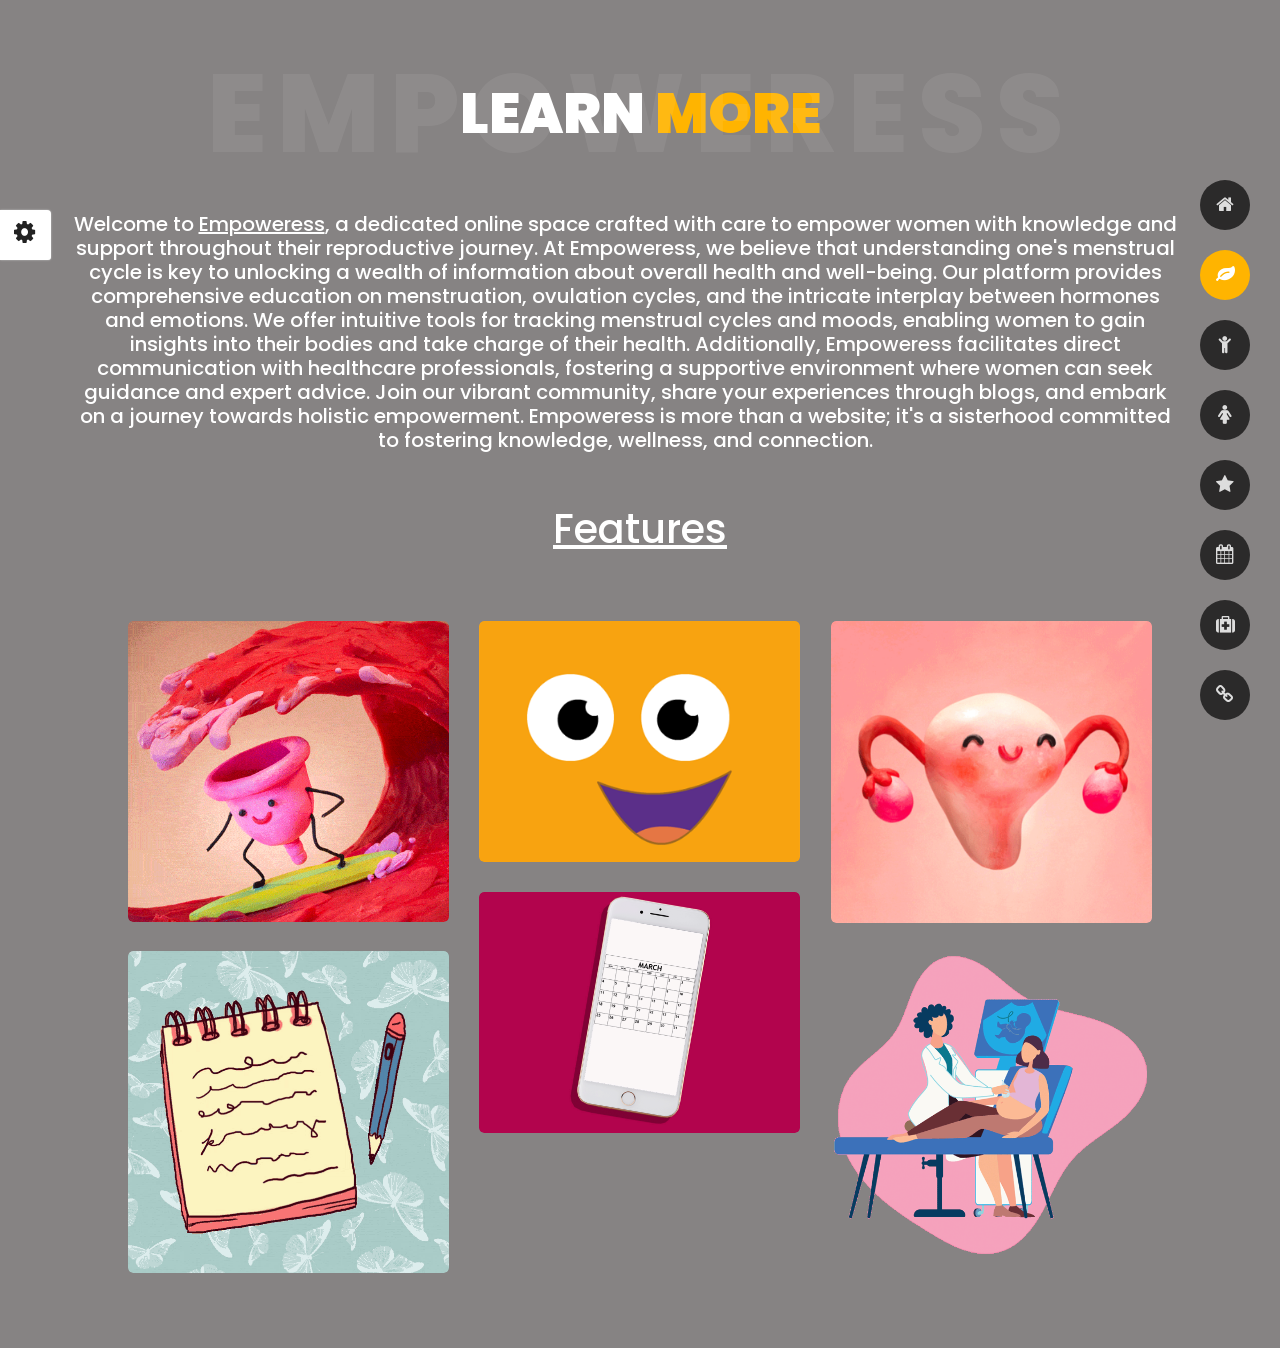
<file: templates/about.html>
<!DOCTYPE html>
<html lang="en">


<head>
    <meta charset="utf-8">
    <title>Learn More: Empoweress</title>
    <meta name="viewport" content="width=device-width, initial-scale=1">

    <!-- Template Google Fonts -->
    <link href="https://fonts.googleapis.com/css?family=Poppins:400,400i,500,500i,600,600i,700,700i,800,800i,900,900i"
        rel="stylesheet">
    <link href="https://fonts.googleapis.com/css?family=Open+Sans:300,400,400i,600,600i,700" rel="stylesheet">

    <!-- Template CSS Files -->
    <link href="/static/css/bootstrap.min.css" rel="stylesheet">
    <link href="/static/css/circle.css" rel="stylesheet">
    <link href="/static/css/fm.revealator.jquery.min.css" rel="stylesheet">
    <link href="/static/css/font-awesome.min.css" rel="stylesheet">
    <link href="/static/css/preloader.min.css" rel="stylesheet">
    <link href="/static/css/style.css" rel="stylesheet">

    <!-- CSS Skin File -->
    <link href="/static/css/skin.css" rel="stylesheet">

    <!-- Favicons -->
    <link rel="shortcut icon" href="/static/img/logo.png" type="image/x-icon">

    <!-- Live Style Switcher - demo only -->

    <link rel="stylesheet" type="text/css" href="/static/css/styleswitcher.css" />

    <!-- Modernizr JS File -->
    <script src="/static/js/modernizr.custom.js"></script>
    <style>
        li {
            display: flex;
            align-items: center;
            justify-content: center;
            width: 300px;
            margin: 0;
        }
    </style>
</head>

<body class="portfolio">
    <!-- Live Style Switcher Starts - demo only -->
    <div id="switcher" class="">
        <div class="content-switcher">
            <h4>STYLE SWITCHER</h4>
            <ul>
                <li>
                    <a href="#" onclick="changeskin('purple');" title="purple" class="color"><img
                            src="/static/img/styleswitcher/purple.png" alt="purple" /></a>
                </li>
                <li>
                    <a href="#" onclick="changeskin('red');" title="red" class="color"><img
                            src="/static/img/styleswitcher/red.png" alt="red" /></a>
                </li>
                <li>
                    <a href="#" onclick="changeskin('blueviolet');" title="blueviolet" class="color"><img
                            src="/static/img/styleswitcher/blueviolet.png" alt="blueviolet" /></a>
                </li>
                <li>
                    <a href="#" onclick="changeskin('blue');" title="blue" class="color"><img
                            src="/static/img/styleswitcher/blue.png" alt="blue" /></a>
                </li>
                <li>
                    <a href="#" onclick="changeskin('goldenrod');" title="goldenrod" class="color"><img
                            src="/static/img/styleswitcher/goldenrod.png" alt="goldenrod" /></a>
                </li>
                <li>
                    <a href="#" onclick="changeskin('magenta');" title="magenta" class="color"><img
                            src="/static/img/styleswitcher/magenta.png" alt="magenta" /></a>
                </li>
                <li>
                    <a href="#" onclick="changeskin('yellowgreen');" title="yellowgreen" class="color"><img
                            src="/static/img/styleswitcher/yellowgreen.png" alt="yellowgreen" /></a>
                </li>
                <li>
                    <a href="#" onclick="changeskin('orange');" title="orange" class="color"><img
                            src="/static/img/styleswitcher/orange.png" alt="orange" /></a>
                </li>
                <li>
                    <a href="#" onclick="changeskin('green');" title="green" class="color"><img
                            src="/static/img/styleswitcher/green.png" alt="green" /></a>
                </li>
                <li>
                    <a href="#" onclick="changeskin('yellow');" title="yellow" class="color"><img
                            src="/static/img/styleswitcher/yellow.png" alt="yellow" /></a>
                </li>
            </ul>
            <div id="hideSwitcher">&times;</div>
        </div>
    </div>
    <div id="showSwitcher" class="styleSecondColor"><i class="fa fa-cog fa-spin"></i></div>
    <!-- Live Style Switcher Ends - demo only -->
    <!-- Header Starts -->
    <header class="header" id="navbar-collapse-toggle">
        <!-- Fixed Navigation Starts -->
        <ul class="icon-menu d-none d-lg-block revealator-slideup revealator-once revealator-delay1">
            <li class="icon-box">
                <i class="fa fa-home"></i>
                <a href="index.html">
                    <h2>Home</h2>
                </a>
            </li>
            <li class="icon-box active">
                <i class="fa fa-leaf"></i>
                <a href="about.html">
                    <h2>About</h2>
                </a>
            </li>
            <li class="icon-box">
                <i class="fa fa-child"></i> <!--red-->
                <a href="red.html">
                    <h2>RED</h2>
                </a>
            </li>
            <li class="icon-box">
                <i class="fa fa-female"></i> <!--red-->
                <a href="ovaquest.html">
                    <h2>OvaQuest</h2>
                </a>
            </li>
            <li class="icon-box">
                <i class="fa fa-star"></i> <!--Mood Tracker-->
                <a href="mood_tracker.html">
                    <h2>Mood_Tracker</h2>
                </a>
            </li>
            <li class="icon-box">
                <!-- <i class="fa fa-check-circle-o"></i> -->
                <i class="fa fa-calendar"></i>
                <a href="cycle_tracker.html">
                    <h2>Cycle_Tracker</h2>
                </a>
            </li>
            <li class="icon-box">
                <i class="fa fa-medkit"></i>
                <a href="contact_doctor.html">
                    <h2>Contact_doctor</h2>
                </a>
            </li>
            <li class="icon-box">
                <i class="fa fa-link"></i>
                <a href="blogs.html">
                    <h2>Blogs</h2>
                </a>
            </li>
            <!-- <li class="icon-box">
                <i class="fa fa-user"></i>
                <a href="meet_the_team.html">
                    <h2>Meet_The_Team</h2>
                </a>
            </li> -->

        </ul>
        <!-- Fixed Navigation Ends -->
        <!-- Mobile Menu Starts -->
        <nav role="navigation" class="d-block d-lg-none">
            <div id="menuToggle">
                <input type="checkbox" />
                <span></span>
                <span></span>
                <span></span>
                <ul class="list-unstyled" id="menu">
                    <li><a href="index.html"><i class="fa fa-home"></i><span>Home</span></a></li>
                    <li class='active'><a href="about.html"><i class="fa fa-pagelines"></i><span>About</span></a></li>
                    <li><a href="red.html"><i class="fa fa-child"></i><span>RED</span></a></li>
                    <li><a href="ovaquest.html"><i class="fa fa-female"></i><span>OvaQuest</span></a></li>
                    <li><a href="mood_tracker.html"><i class="fa fa-star"></i><span>Mood Tracker</span></a>
                    </li>
                    <li><a href="cycle_tracker.html"><i class="fa fa-calendar"></i><span>Cycle Tracker</span></a></li>
                    <li><a href="contact_doctor.html"><i class="fa fa-medkit"></i><span>Contact Doctor</span></a></li>
                    <li><a href="blogs.html"><i class="fa fa-link"></i><span>Blogs</span></a>
                    </li>

                </ul>
            </div>
        </nav>
        <!-- Mobile Menu Ends -->
    </header>
    <!-- Header Ends -->
    <!-- Page Title Starts -->
    <!-- Header Ends -->
    <!-- Page Title Starts -->
    <section class="title-section text-left text-sm-center revealator-slideup revealator-once revealator-delay1">
        <h1>Learn <span> More</span></h1>
        <span class="title-bg">empoweress</span>
        <!-- <h3>get Fit to the Beat</h3> -->
    </section>
    <section class="main-content revealator-slideup revealator-once text-center revealator-delay1"  style="margin-left: 70px; margin-right: 100px;"><h5>Welcome to
        <u>Empoweress</u>, a dedicated online space crafted with care to empower women with knowledge and support throughout
        their reproductive journey. At Empoweress, we believe that understanding one's menstrual cycle is key to
        unlocking a wealth of information about overall health and well-being. Our platform provides comprehensive
        education on menstruation, ovulation cycles, and the intricate interplay between hormones and emotions. We offer
        intuitive tools for tracking menstrual cycles and moods, enabling women to gain insights into their bodies and
        take charge of their health. Additionally, Empoweress facilitates direct communication with healthcare
        professionals, fostering a supportive environment where women can seek guidance and expert advice. Join our
        vibrant community, share your experiences through blogs, and embark on a journey towards holistic empowerment.
        Empoweress is more than a website; it's a sisterhood committed to fostering knowledge, wellness, and connection.
    </h5></section>

    <section class="main-content text-center revealator-slideup revealator-once revealator-delay1">
        <h1><u> Features </u></h1>
    </section>

    <section class="main-content text-center revealator-slideup revealator-once revealator-delay1">
        <div id="grid-gallery" class="container grid-gallery">
            <section class="grid-wrap">
                <ul class="row grid">
                    <div class="col-md-50 col-sm-50">
                        <li>
                            <figure>
                                <img src="/static/img/red.gif" alt="OvaQuest" />
                                <div><span>Red</span></div>
                            </figure>
                        </li>
                        <li>
                            <figure>
                                <img src="/static/img/mood_tracker.gif" alt="OvaQuest" />
                                <div><span>Mood Tracker</span></div>
                            </figure>
                        <li>
                            <figure>
                                <img src="/static/img/ovaquest.gif" alt="OvaQuest" />
                                <div><span>OvaQuest</span></div>
                            </figure>
                        </li>

                        </li>
                        <li>
                            <figure>
                                <img src="/static/img/cycle_tracker.jpg" alt="OvaQuest" />
                                <div><span>Cycle Tracker</span></div>
                            </figure>
                        </li>
                        <li>
                            <figure>
                                <img src="/static/img/blog_logo.gif" alt="OvaQuest" />
                                <div><span>Blogs</span></div>
                            </figure>
                        </li>
                        <li>
                            <figure>
                                <img src="/static/img/contact_doctor.gif" alt="OvaQuest" />
                                <div><span>Contact the Doctor</span></div>
                            </figure>
                        </li>


                </ul>
            </section>
            <!-- Portfolio Grid Ends -->
            <!-- Portfolio Details Starts -->
            <section class="slideshow">
                <ul>                    <li>
                    <figure>
                        <!-- Project Details Starts -->
                        <figcaption>
                            <h3><u>OvaQuest</u></h3>
                            <center>
                                <h5><i>Jump, Slide, and Pose Your Way to Subway Mastery!</i></h5>
                            </center><br><br>
                            <center>
                                <h4><b><u>INSTRUCTIONS</u></b></h4>
                            </center>

                            <div class="row open-sans-font">
                                Welcome to "Pose Surfers" - an exhilarating game that takes the popular Subway
                                Surfers experience to a whole new level! Get ready to immerse yourself in the subway
                                world and control your character with your body movements. Use your hands to jump,
                                crouch, and swipe left or right to avoid obstacles. Move your legs to simulate
                                running or sliding motions. Feel the adrenaline rush as you navigate through the
                                bustling subway while showcasing your agility and reflexes. Stay alert, react
                                swiftly, and aim for a high score. Get on board and let your body do the surfing!
                                Are you up for the challenge? Let's start the motion madness!
                            </div><br><br>
                            

                </li>
                <li>
                    <figure>
                        <!-- Project Details Starts -->
                        <figcaption>
                            <h3><u>OvaQuest</u></h3>
                            <center>
                                <h5><i>Jump, Slide, and Pose Your Way to Subway Mastery!</i></h5>
                            </center><br><br>
                            <center>
                                <h4><b><u>INSTRUCTIONS</u></b></h4>
                            </center>

                            <div class="row open-sans-font">
                                Welcome to "Pose Surfers" - an exhilarating game that takes the popular Subway
                                Surfers experience to a whole new level! Get ready to immerse yourself in the subway
                                world and control your character with your body movements. Use your hands to jump,
                                crouch, and swipe left or right to avoid obstacles. Move your legs to simulate
                                running or sliding motions. Feel the adrenaline rush as you navigate through the
                                bustling subway while showcasing your agility and reflexes. Stay alert, react
                                swiftly, and aim for a high score. Get on board and let your body do the surfing!
                                Are you up for the challenge? Let's start the motion madness!
                            </div><br><br>
                            

                </li>
                <li>
                    <figure>
                        <!-- Project Details Starts -->
                        <figcaption>
                            <h3><u>OvaQuest</u></h3>
                            <center>
                                <h5><i>Jump, Slide, and Pose Your Way to Subway Mastery!</i></h5>
                            </center><br><br>
                            <center>
                                <h4><b><u>INSTRUCTIONS</u></b></h4>
                            </center>

                            <div class="row open-sans-font">
                                Welcome to "Pose Surfers" - an exhilarating game that takes the popular Subway
                                Surfers experience to a whole new level! Get ready to immerse yourself in the subway
                                world and control your character with your body movements. Use your hands to jump,
                                crouch, and swipe left or right to avoid obstacles. Move your legs to simulate
                                running or sliding motions. Feel the adrenaline rush as you navigate through the
                                bustling subway while showcasing your agility and reflexes. Stay alert, react
                                swiftly, and aim for a high score. Get on board and let your body do the surfing!
                                Are you up for the challenge? Let's start the motion madness!
                            </div><br><br>
                            

                </li>
                    <li>
                        <figure>
                            <!-- Project Details Starts -->
                            <figcaption>
                                <h3><u>OvaQuest</u></h3>
                                <center>
                                    <h5><i>Jump, Slide, and Pose Your Way to Subway Mastery!</i></h5>
                                </center><br><br>
                                <center>
                                    <h4><b><u>INSTRUCTIONS</u></b></h4>
                                </center>

                                <div class="row open-sans-font">
                                    Welcome to "Pose Surfers" - an exhilarating game that takes the popular Subway
                                    Surfers experience to a whole new level! Get ready to immerse yourself in the subway
                                    world and control your character with your body movements. Use your hands to jump,
                                    crouch, and swipe left or right to avoid obstacles. Move your legs to simulate
                                    running or sliding motions. Feel the adrenaline rush as you navigate through the
                                    bustling subway while showcasing your agility and reflexes. Stay alert, react
                                    swiftly, and aim for a high score. Get on board and let your body do the surfing!
                                    Are you up for the challenge? Let's start the motion madness!
                                </div><br><br>
                                

                    </li>
                    <li>
                        <figure>
                            <!-- Project Details Starts -->
                            <figcaption>
                                <h3><u>OvaQuest</u></h3>
                                <center>
                                    <h5><i>Jump, Slide, and Pose Your Way to Subway Mastery!</i></h5>
                                </center><br><br>
                                <center>
                                    <h4><b><u>INSTRUCTIONS</u></b></h4>
                                </center>

                                <div class="row open-sans-font">
                                    Welcome to "Pose Surfers" - an exhilarating game that takes the popular Subway
                                    Surfers experience to a whole new level! Get ready to immerse yourself in the subway
                                    world and control your character with your body movements. Use your hands to jump,
                                    crouch, and swipe left or right to avoid obstacles. Move your legs to simulate
                                    running or sliding motions. Feel the adrenaline rush as you navigate through the
                                    bustling subway while showcasing your agility and reflexes. Stay alert, react
                                    swiftly, and aim for a high score. Get on board and let your body do the surfing!
                                    Are you up for the challenge? Let's start the motion madness!
                                </div><br><br>
                                

                    </li>
                    <li>
                        <figure>
                            <!-- Project Details Starts -->
                            <figcaption>
                                <h3><u>OvaQuest</u></h3>
                                <center>
                                    <h5><i>Jump, Slide, and Pose Your Way to Subway Mastery!</i></h5>
                                </center><br><br>
                                <center>
                                    <h4><b><u>INSTRUCTIONS</u></b></h4>
                                </center>

                                <div class="row open-sans-font">
                                    Welcome to "Pose Surfers" - an exhilarating game that takes the popular Subway
                                    Surfers experience to a whole new level! Get ready to immerse yourself in the subway
                                    world and control your character with your body movements. Use your hands to jump,
                                    crouch, and swipe left or right to avoid obstacles. Move your legs to simulate
                                    running or sliding motions. Feel the adrenaline rush as you navigate through the
                                    bustling subway while showcasing your agility and reflexes. Stay alert, react
                                    swiftly, and aim for a high score. Get on board and let your body do the surfing!
                                    Are you up for the challenge? Let's start the motion madness!
                                </div><br><br>
                                

                    </li>
                </ul>
                <!-- Portfolio Navigation Starts -->
                <nav>
                    <span class="icon nav-prev"><img src="/static/img/left-arrow.png" alt="previous"></span>
                    <span class="icon nav-next"><img src="/static/img/right-arrow.png" alt="next"></span>
                    <!-- Your HTML code with the close button -->
                    <span class="nav-close" id="closeButton"><img src="/static/img/close-button.png" alt="close"></span>

                    <!-- JavaScript code to handle the click event and navigate to 'games.html' -->
                    <script>
                        // Get the close button element by its ID
                        var closeButton = document.getElementById('closeButton');

                        // Add a click event listener to the close button
                        closeButton.addEventListener('click', function () {
                            // Redirect to 'games.html' when the button is clicked
                            window.location.href = 'about.html';
                        });
                    </script>
                </nav>
                <!-- Portfolio Navigation Ends -->
            </section>
        </div>
    </section>
    <!-- Main Content Ends -->

    <!-- Template JS Files -->
    <script src="/static/js/jquery-3.5.0.min.js"></script>
    <script src="/static/js/styleswitcher.js"></script>
    <script src="/static/js/preloader.min.js"></script>
    <script src="/static/js/fm.revealator.jquery.min.js"></script>
    <script src="/static/js/imagesloaded.pkgd.min.js"></script>
    <script src="/static/js/masonry.pkgd.min.js"></script>
    <script src="/static/js/classie.js"></script>
    <script src="/static/js/cbpGridGallery.js"></script>
    <script src="/static/js/jquery.hoverdir.js"></script>
    <script src="/static/js/popper.min.js"></script>
    <script src="/static/js/bootstrap.js"></script>
    <script src="/static/js/custom.js"></script>

</body>

</html>
</file>
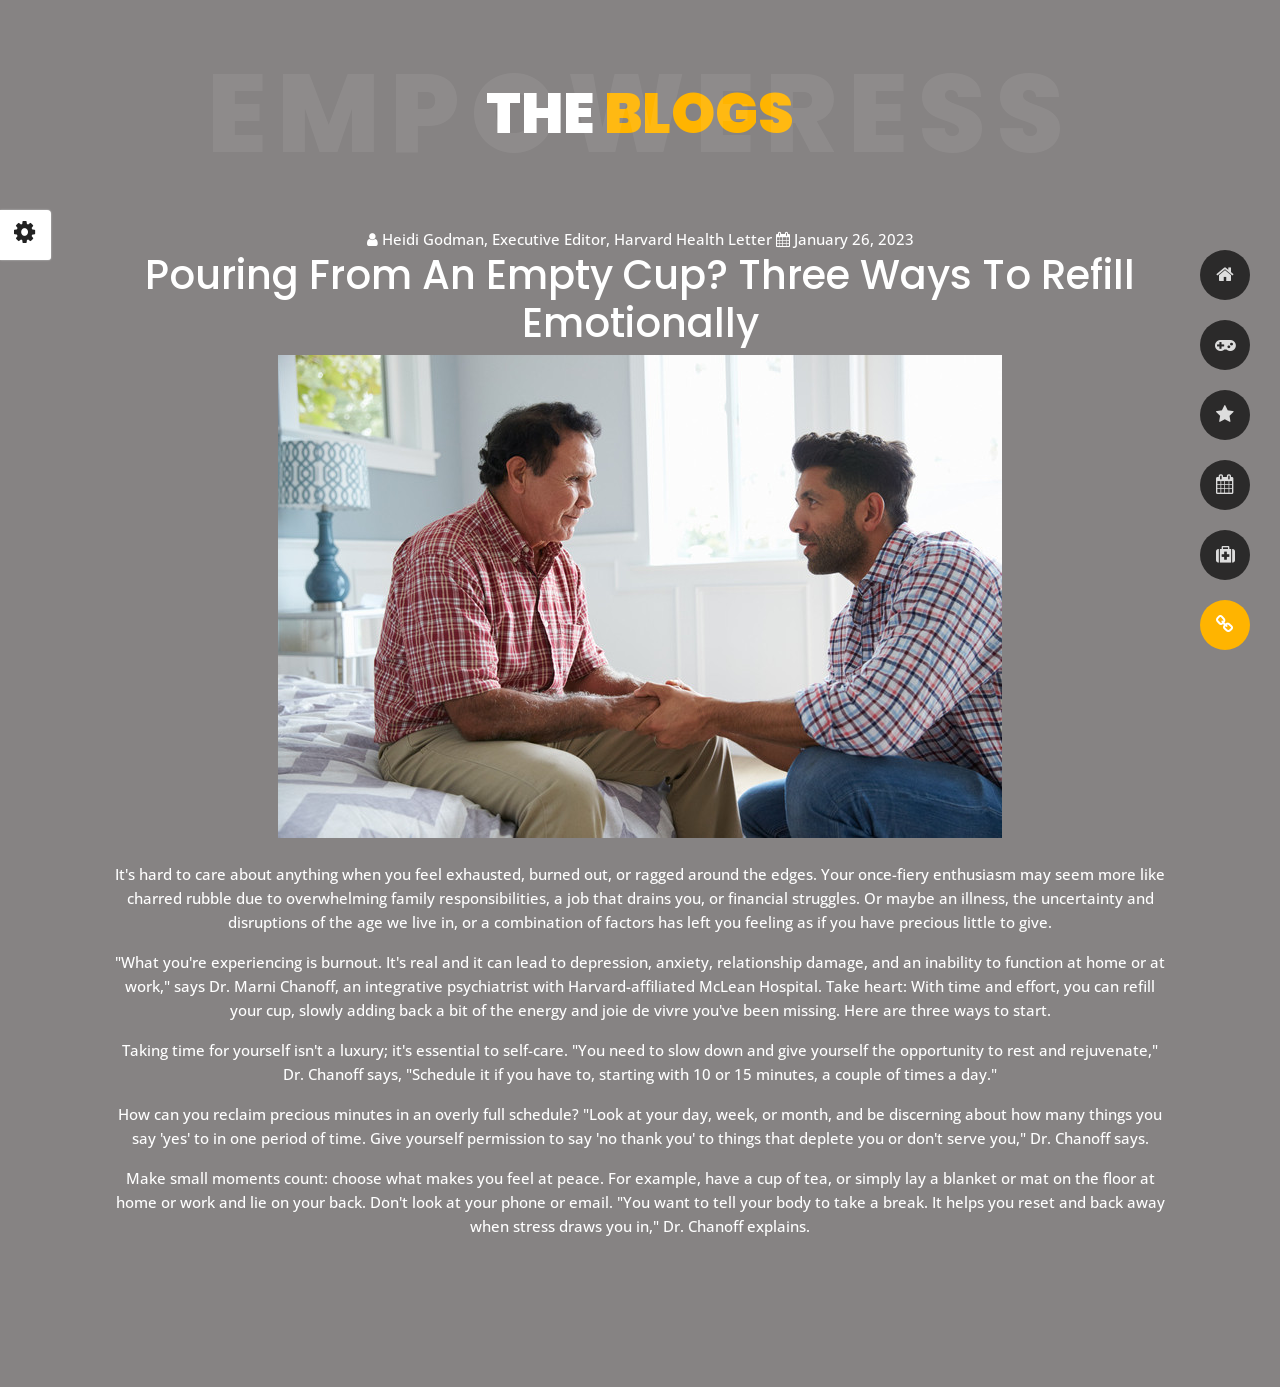
<file: templates/blog-post-1.html>
<!DOCTYPE html>
<html lang="en">


<head>
    <meta charset="utf-8">
    <title>Empoweress</title>
    <meta name="viewport" content="width=device-width, initial-scale=1">

    <!-- Template Google Fonts -->
    <link href="https://cdnjs.cloudflare.com/ajax/libs/font-awesome/5.15.3/css/all.min.css" rel="stylesheet">

    <link href="https://fonts.googleapis.com/css?family=Poppins:400,400i,500,500i,600,600i,700,700i,800,800i,900,900i"
        rel="stylesheet">
    <link href="https://fonts.googleapis.com/css?family=Open+Sans:300,400,400i,600,600i,700" rel="stylesheet">

    <!-- Template CSS Files -->
    <link href="/static/css/bootstrap.min.css" rel="stylesheet">
    <link href="/static/css/circle.css" rel="stylesheet">
    <link href="/static/css/fm.revealator.jquery.min.css" rel="stylesheet">
    <link href="/static/css/font-awesome.min.css" rel="stylesheet">
    <link href="/static/css/preloader.min.css" rel="stylesheet">
    <link href="/static/css/style.css" rel="stylesheet">

    <!-- CSS Skin File -->
    <link href="/static/css/skin.css" rel="stylesheet">

    <!-- <link rel="shortcut icon" href="images/favicon.png"> -->
    <!-- Favicons -->
    <link rel="shortcut icon" href="/static/img/logo.png" type="image/x-icon">

    <!-- Live Style Switcher - demo only -->

    <link rel="stylesheet" type="text/css" href="/static/css/styleswitcher.css" />

    <!-- Modernizr JS File -->
    <script src="/static/js/modernizr.custom.js"></script>
</head>

<body class="blog">
    <!-- Live Style Switcher Starts - demo only -->
    <div id="switcher" class="">
        <div class="content-switcher">
            <h4>STYLE SWITCHER</h4>
            <ul>
                <li>
                    <a href="#" onclick="changeskin('purple');" title="purple" class="color"><img
                            src="/static/img/styleswitcher/purple.png" alt="purple" /></a>
                </li>
                <li>
                    <a href="#" onclick="changeskin('red');" title="red" class="color"><img
                            src="/static/img/styleswitcher/red.png" alt="red" /></a>
                </li>
                <li>
                    <a href="#" onclick="changeskin('blueviolet');" title="blueviolet" class="color"><img
                            src="/static/img/styleswitcher/blueviolet.png" alt="blueviolet" /></a>
                </li>
                <li>
                    <a href="#" onclick="changeskin('blue');" title="blue" class="color"><img
                            src="/static/img/styleswitcher/blue.png" alt="blue" /></a>
                </li>
                <li>
                    <a href="#" onclick="changeskin('goldenrod');" title="goldenrod" class="color"><img
                            src="/static/img/styleswitcher/goldenrod.png" alt="goldenrod" /></a>
                </li>
                <li>
                    <a href="#" onclick="changeskin('magenta');" title="magenta" class="color"><img
                            src="/static/img/styleswitcher/magenta.png" alt="magenta" /></a>
                </li>
                <li>
                    <a href="#" onclick="changeskin('yellowgreen');" title="yellowgreen" class="color"><img
                            src="/static/img/styleswitcher/yellowgreen.png" alt="yellowgreen" /></a>
                </li>
                <li>
                    <a href="#" onclick="changeskin('orange');" title="orange" class="color"><img
                            src="/static/img/styleswitcher/orange.png" alt="orange" /></a>
                </li>
                <li>
                    <a href="#" onclick="changeskin('green');" title="green" class="color"><img
                            src="/static/img/styleswitcher/green.png" alt="green" /></a>
                </li>
                <li>
                    <a href="#" onclick="changeskin('yellow');" title="yellow" class="color"><img
                            src="/static/img/styleswitcher/yellow.png" alt="yellow" /></a>
                </li>
            </ul>

            <div id="hideSwitcher">&times;</div>
        </div>
    </div>
    <div id="showSwitcher" class="styleSecondColor"><i class="fa fa-cog fa-spin"></i></div>
    <!-- Live Style Switcher Ends - demo only -->
    <!-- Header Starts -->
    <header class="header" id="navbar-collapse-toggle">
        <!-- Fixed Navigation Starts -->
        <ul class="icon-menu d-none d-lg-block revealator-slideup revealator-once revealator-delay1">
            <li class="icon-box">
                <i class="fa fa-home"></i>
                <a href="index.html">
                    <h2>Home</h2>
                </a>
            </li>
            <!-- <li class="icon-box active">
                <i class="fa fa-leaf"></i>
                <a href="about.html">
                    <h2>About</h2>
                </a>
            </li> -->
            <li class="icon-box">
                <i class="fa fa-gamepad"></i> <!--red-->
                <a href="#">
                    <h2>RED</h2>
                </a>
            </li>
            <li class="icon-box">
                <i class="fa fa-star"></i> <!--Mood Tracker-->
                <a href="mood_tracker.html">
                    <h2>Mood_Tracker</h2>
                </a>
            </li>
            <li class="icon-box">
                <!-- <i class="fa fa-check-circle-o"></i> -->
                <i class="fa fa-calendar"></i>
                <a href="cycle_tracker.html">
                    <h2>Cycle_Tracker</h2>
                </a>
            </li>
            <li class="icon-box">
                <i class="fa fa-medkit"></i>
                <a href="contact_doctor.html">
                    <h2>Contact_doctor</h2>
                </a>
            </li>
            <li class="icon-box active">
                <i class="fa fa-link"></i>
                <a href="blogs.html">
                    <h2>Blogs</h2>
                </a>
            </li>
            <!-- <li class="icon-box">
                <i class="fa fa-user"></i>
                <a href="meet_the_team.html">
                    <h2>Meet_The_Team</h2>
                </a>
            </li> -->

        </ul>
        <!-- Fixed Navigation Ends -->
        <!-- Mobile Menu Starts -->
        <nav role="navigation" class="d-block d-lg-none">
            <div id="menuToggle">
                <input type="checkbox" />
                <span></span>
                <span></span>
                <span></span>
                <ul class="list-unstyled" id="menu">
                    <li><a href="index.html"><i class="fa fa-home"></i><span>Home</span></a></li>
                    <!-- <li class="active"><a href="about.html"><i class="fa fa-pagelines"></i><span>About</span></a></li> -->
                    <li><a href="games.html"><i class="fa fa-gamepad"></i><span>RED</span></a></li>
                    <li><a href="mood_tracker.html"><i class="fa fa-star"></i><span>Mood Tracker</span></a>
                    </li>
                    <li><a href="cycle_tracker.html"><i class="fa fa-calendar"></i><span>Cycle Tracker</span></a></li>
                    <li><a href="contact_doctor.html"><i class="fa fa-medkit"></i><span>Contact Doctor</span></a></li>
                    <li class = 'active'><a href="blogs.html"><i class="fa fa-link"></i><span>Blogs</span></a>
                    </li>

                </ul>
            </div>
        </nav>
        <!-- Mobile Menu Ends -->
    </header>
    <!-- Header Ends -->
    <!-- Page Title Starts -->
    <!-- Header Ends -->
    <!-- Page Title Starts -->
    <section class="title-section text-left text-sm-center revealator-slideup revealator-once revealator-delay1">
        <h1>The <span>Blogs</span></h1>
        <span class="title-bg">empoweress</span>
        <!-- <h3>get Fit to the Beat</h3> -->
    </section><center>
    <!-- Page Title Ends -->
    <!-- Main Content Starts -->
    <section class="main-content revealator-slideup revealator-once revealator-delay1">
        <div class="container">
            <div class="row">
                <!-- Article Starts -->
                <article class="col-12">
                    <!-- Meta Starts -->
                    <div class="meta open-sans-font">
                        <span><i class="fa fa-user"></i> Heidi Godman, Executive Editor, Harvard Health Letter</span>
                        <!-- <li><span><i class="fa fa-designation"></i> Senior Faculty Editor, Harvard Health Publishing</span></li> -->
                        <span class="date"><i class="fa fa-calendar"></i> January 26, 2023</span>

                    </div>
                    <!-- Meta Ends -->
                    <!-- Article Content Starts -->
                    <h1 class="text-uppercase text-capitalize">Pouring from an empty cup? Three ways to refill emotionally</h1>
                    <img src="/static/img/blog/blog-post-6.jpg" class="img-fluid" alt="Blog image" /><br><br>
                    <div class="blog-excerpt open-sans-font pb-5">
                        <p>It's hard to care about anything when you feel exhausted, burned out, or ragged around the edges. Your once-fiery enthusiasm may seem more like charred rubble due to overwhelming family responsibilities, a job that drains you, or financial struggles. Or maybe an illness, the uncertainty and disruptions of the age we live in, or a combination of factors has left you feeling as if you have precious little to give.</p>
                        <p>"What you're experiencing is burnout. It's real and it can lead to depression, anxiety, relationship damage, and an inability to function at home or at work," says Dr. Marni Chanoff, an integrative psychiatrist with Harvard-affiliated McLean Hospital.

                            Take heart: With time and effort, you can refill your cup, slowly adding back a bit of the energy and joie de vivre you've been missing. Here are three ways to start.</p>
                        <p>Taking time for yourself isn't a luxury; it's essential to self-care. "You need to slow down and give yourself the opportunity to rest and rejuvenate," Dr. Chanoff says, "Schedule it if you have to, starting with 10 or 15 minutes, a couple of times a day."</p>
                        <p>How can you reclaim precious minutes in an overly full schedule? "Look at your day, week, or month, and be discerning about how many things you say 'yes' to in one period of time. Give yourself permission to say 'no thank you' to things that deplete you or don't serve you," Dr. Chanoff says.</p>
                        <p>Make small moments count: choose what makes you feel at peace. For example, have a cup of tea, or simply lay a blanket or mat on the floor at home or work and lie on your back. Don't look at your phone or email. "You want to tell your body to take a break. It helps you reset and back away when stress draws you in," Dr. Chanoff explains.</p>
                    </div>
                    <!-- Article Content Ends -->
                </article>
                <!-- Article Ends -->
            </div>
        </div></center>
    </section>
    <!-- Template JS Files -->
    <script src="/static/js/jquery-3.5.0.min.js"></script>
    <script src="/static/js/styleswitcher.js"></script>
    <script src="/static/js/preloader.min.js"></script>
    <script src="/static/js/fm.revealator.jquery.min.js"></script>
    <script src="/static/js/imagesloaded.pkgd.min.js"></script>
    <script src="/static/js/masonry.pkgd.min.js"></script>
    <script src="/static/js/classie.js"></script>
    <script src="/static/js/cbpGridGallery.js"></script>
    <script src="/static/js/jquery.hoverdir.js"></script>
    <script src="/static/js/popper.min.js"></script>
    <script src="/static/js/bootstrap.js"></script>
    <script src="/static/js/custom.js"></script>
</body>


</html>
</file>
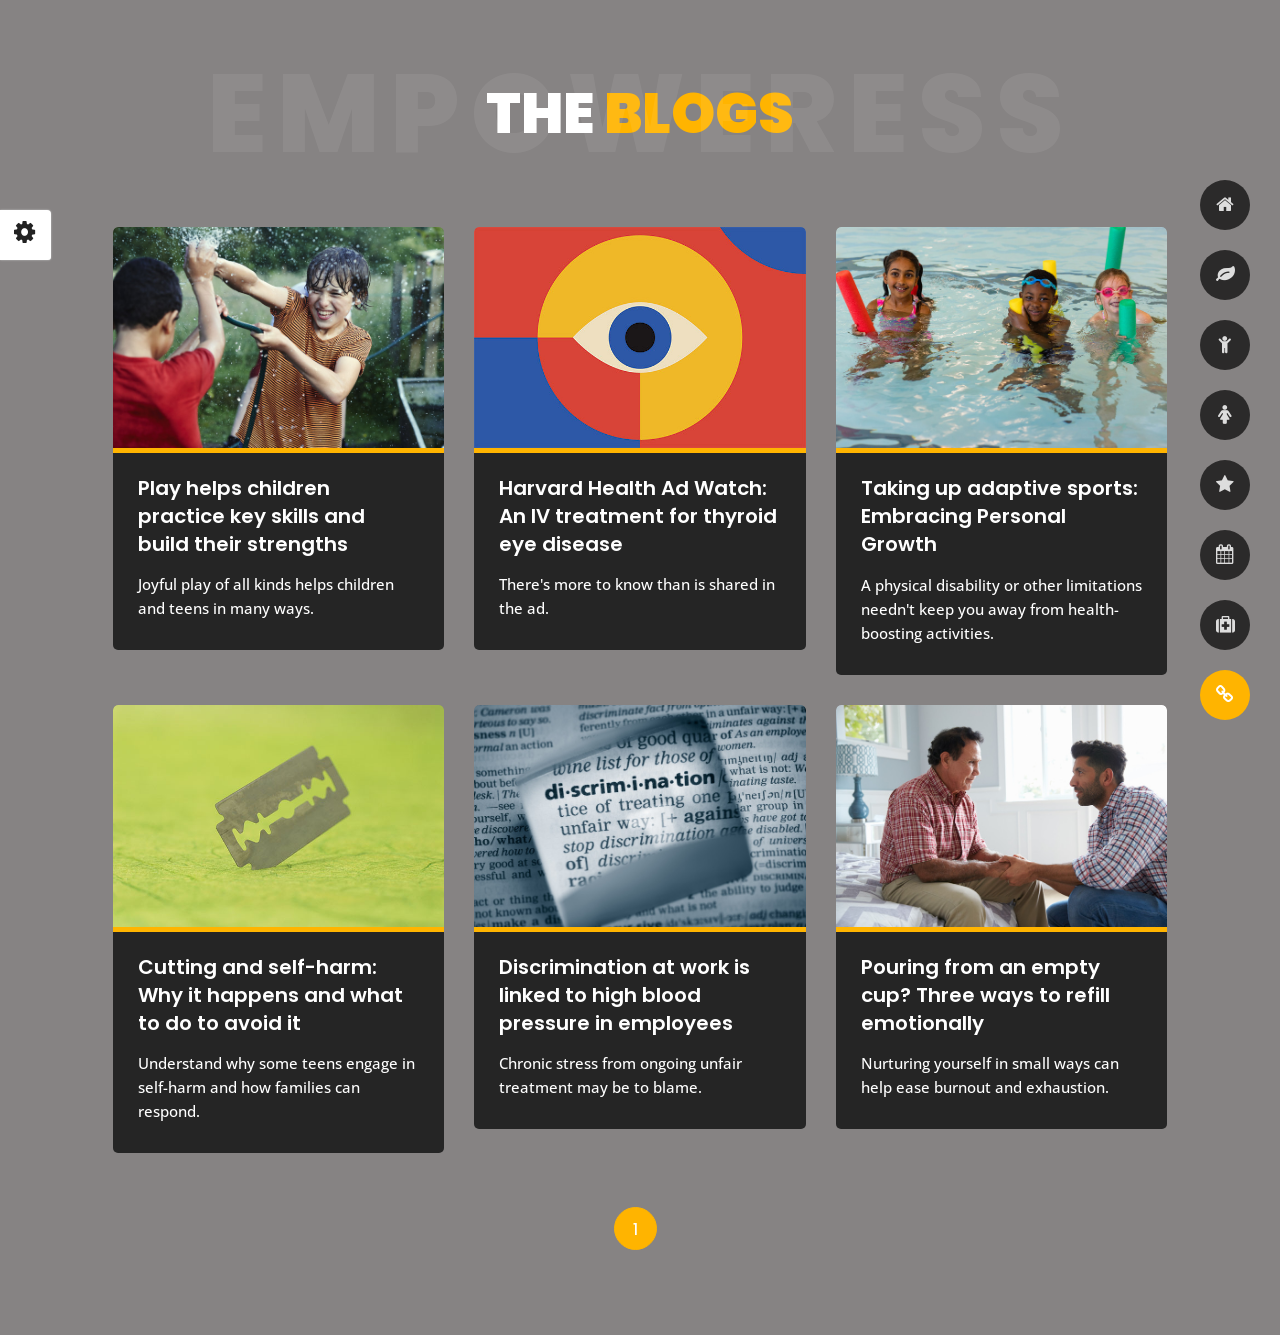
<file: templates/blogs.html>
﻿<!DOCTYPE html>
<html lang="en">


<head>
    <meta charset="utf-8">
    <title>Empoweress</title>
    <meta name="viewport" content="width=device-width, initial-scale=1">

    <!-- Template Google Fonts -->
    <link href="https://cdnjs.cloudflare.com/ajax/libs/font-awesome/5.15.3/css/all.min.css" rel="stylesheet">

    <link href="https://fonts.googleapis.com/css?family=Poppins:400,400i,500,500i,600,600i,700,700i,800,800i,900,900i"
        rel="stylesheet">
    <link href="https://fonts.googleapis.com/css?family=Open+Sans:300,400,400i,600,600i,700" rel="stylesheet">

    <!-- Template CSS Files -->
    <link href="/static/css/bootstrap.min.css" rel="stylesheet">
    <link href="/static/css/circle.css" rel="stylesheet">
    <link href="/static/css/fm.revealator.jquery.min.css" rel="stylesheet">
    <link href="/static/css/font-awesome.min.css" rel="stylesheet">
    <link href="/static/css/preloader.min.css" rel="stylesheet">
    <link href="/static/css/style.css" rel="stylesheet">

    <!-- CSS Skin File -->
    <link href="/static/css/skin.css" rel="stylesheet">

    <!-- <link rel="shortcut icon" href="images/favicon.png"> -->
    <!-- Favicons -->
    <link rel="shortcut icon" href="/static/img/logo.png" type="image/x-icon">

    <!-- Live Style Switcher - demo only -->

    <link rel="stylesheet" type="text/css" href="/static/css/styleswitcher.css" />

    <!-- Modernizr JS File -->
    <script src="/static/js/modernizr.custom.js"></script>
</head>

<body class="blog">
    <!-- Live Style Switcher Starts - demo only -->
    <div id="switcher" class="">
        <div class="content-switcher">
            <h4>STYLE SWITCHER</h4>
            <ul>
                <li>
                    <a href="#" onclick="changeskin('purple');" title="purple" class="color"><img
                            src="/static/img/styleswitcher/purple.png" alt="purple" /></a>
                </li>
                <li>
                    <a href="#" onclick="changeskin('red');" title="red" class="color"><img
                            src="/static/img/styleswitcher/red.png" alt="red" /></a>
                </li>
                <li>
                    <a href="#" onclick="changeskin('blueviolet');" title="blueviolet" class="color"><img
                            src="/static/img/styleswitcher/blueviolet.png" alt="blueviolet" /></a>
                </li>
                <li>
                    <a href="#" onclick="changeskin('blue');" title="blue" class="color"><img
                            src="/static/img/styleswitcher/blue.png" alt="blue" /></a>
                </li>
                <li>
                    <a href="#" onclick="changeskin('goldenrod');" title="goldenrod" class="color"><img
                            src="/static/img/styleswitcher/goldenrod.png" alt="goldenrod" /></a>
                </li>
                <li>
                    <a href="#" onclick="changeskin('magenta');" title="magenta" class="color"><img
                            src="/static/img/styleswitcher/magenta.png" alt="magenta" /></a>
                </li>
                <li>
                    <a href="#" onclick="changeskin('yellowgreen');" title="yellowgreen" class="color"><img
                            src="/static/img/styleswitcher/yellowgreen.png" alt="yellowgreen" /></a>
                </li>
                <li>
                    <a href="#" onclick="changeskin('orange');" title="orange" class="color"><img
                            src="/static/img/styleswitcher/orange.png" alt="orange" /></a>
                </li>
                <li>
                    <a href="#" onclick="changeskin('green');" title="green" class="color"><img
                            src="/static/img/styleswitcher/green.png" alt="green" /></a>
                </li>
                <li>
                    <a href="#" onclick="changeskin('yellow');" title="yellow" class="color"><img
                            src="/static/img/styleswitcher/yellow.png" alt="yellow" /></a>
                </li>
            </ul>

            <div id="hideSwitcher">&times;</div>
        </div>
    </div>
    <div id="showSwitcher" class="styleSecondColor"><i class="fa fa-cog fa-spin"></i></div>
    <!-- Live Style Switcher Ends - demo only -->
    <!-- Header Starts -->
    <header class="header" id="navbar-collapse-toggle">
        <!-- Fixed Navigation Starts -->
        <ul class="icon-menu d-none d-lg-block revealator-slideup revealator-once revealator-delay1">
            <li class="icon-box">
                <i class="fa fa-home"></i>
                <a href="index.html">
                    <h2>Home</h2>
                </a>
            </li>
            <li class="icon-box">
                <i class="fa fa-leaf"></i>
                <a href="about.html">
                    <h2>About</h2>
                </a>
            </li>
            <li class="icon-box">
                <i class="fa fa-child"></i> <!--red-->
                <a href="red.html">
                    <h2>RED</h2>
                </a>
            </li>
            <li class="icon-box">
                <i class="fa fa-female"></i> <!--red-->
                <a href="ovaquest.html">
                    <h2>OvaQuest</h2>
                </a>
            </li>
            <li class="icon-box">
                <i class="fa fa-star"></i> <!--Mood Tracker-->
                <a href="mood_tracker.html">
                    <h2>Mood_Tracker</h2>
                </a>
            </li>
            <li class="icon-box">
                <!-- <i class="fa fa-check-circle-o"></i> -->
                <i class="fa fa-calendar"></i>
                <a href="cycle_tracker.html">
                    <h2>Cycle_Tracker</h2>
                </a>
            </li>
            <li class="icon-box">
                <i class="fa fa-medkit"></i>
                <a href="contact_doctor.html">
                    <h2>Contact_doctor</h2>
                </a>
            </li>
            <li class="icon-box active">
                <i class="fa fa-link"></i>
                <a href="blogs.html">
                    <h2>Blogs</h2>
                </a>
            </li>
            <!-- <li class="icon-box">
                <i class="fa fa-user"></i>
                <a href="meet_the_team.html">
                    <h2>Meet_The_Team</h2>
                </a>
            </li> -->

        </ul>
        <!-- Fixed Navigation Ends -->
        <!-- Mobile Menu Starts -->
        <nav role="navigation" class="d-block d-lg-none">
            <div id="menuToggle">
                <input type="checkbox" />
                <span></span>
                <span></span>
                <span></span>
                <ul class="list-unstyled" id="menu">
                    <li><a href="index.html"><i class="fa fa-home"></i><span>Home</span></a></li>
                    <li><a href="about.html"><i class="fa fa-pagelines"></i><span>About</span></a></li>
                    <li><a href="red.html"><i class="fa fa-child"></i><span>RED</span></a></li>
                    <li><a href="ovaquest.html"><i class="fa fa-female"></i><span>OvaQuest</span></a></li>
                    <li><a href="mood_tracker.html"><i class="fa fa-star"></i><span>Mood Tracker</span></a>
                    </li>
                    <li><a href="cycle_tracker.html"><i class="fa fa-calendar"></i><span>Cycle Tracker</span></a></li>
                    <li><a href="contact_doctor.html"><i class="fa fa-medkit"></i><span>Contact Doctor</span></a></li>
                    <li class='active'><a href="blogs.html"><i class="fa fa-link"></i><span>Blogs</span></a>
                    </li>

                </ul>
            </div>
        </nav>
        <!-- Mobile Menu Ends -->
    </header>
    <!-- Header Ends -->
    <!-- Page Title Starts -->
    <!-- Header Ends -->
    <!-- Page Title Starts -->
    <section class="title-section text-left text-sm-center revealator-slideup revealator-once revealator-delay1">
        <h1>the <span>blogs</span></h1>
        <span class="title-bg">empoweress</span>
        <!-- <h3>get Fit to the Beat</h3> -->
    </section>
    <!-- Page Title Ends -->
    <!-- Main Content Starts -->
    <section class="main-content revealator-slideup revealator-once revealator-delay1">
        <div class="container">
            <!-- Articles Starts -->
            <div class="row">
                <!-- Article Starts -->
                <div class="col-12 col-md-6 col-lg-6 col-xl-4 mb-30">
                    <article class="post-container">
                        <div class="post-thumb">
                            <a href="blog-post-1.html" class="d-block position-relative overflow-hidden">
                                <img src="/static/img/blog/blog-post-1.jpg" class="img-fluid" alt="Blog Post">
                            </a>
                        </div>
                        <div class="post-content">
                            <div class="entry-header">
                                <h3><a href="blog-post-1.html">Play helps children practice key skills and build their
                                        strengths</a></h3>
                            </div>
                            <div class="entry-content open-sans-font">
                                <p>Joyful play of all kinds helps children and teens in many ways.</p>
                            </div>
                        </div>
                    </article>
                </div>
                <!-- Article Ends -->
                <!-- Article Starts -->
                <div class="col-12 col-md-6 col-lg-6 col-xl-4 mb-30">
                    <article class="post-container">
                        <div class="post-thumb">
                            <a href="blog-post-2.html" class="d-block position-relative overflow-hidden">
                                <img src="/static/img/blog/blog-post-2.jpg" class="img-fluid" alt="">
                            </a>
                        </div>
                        <div class="post-content">
                            <div class="entry-header">
                                <h3><a href="blog-post-2.html">Harvard Health Ad Watch: An IV treatment for thyroid eye
                                        disease</a></h3>
                                <div class="entry-content open-sans-font">
                                    <p>There's more to know than is shared in the ad.
                                    </p>
                                </div>
                            </div>
                    </article>
                </div>
                <!-- Article Ends -->
                <!-- Article Starts -->
                <div class="col-12 col-md-6 col-lg-6 col-xl-4 mb-30">
                    <article class="post-container">
                        <div class="post-thumb">
                            <a href="blog-post-3.html" class="d-block position-relative overflow-hidden">
                                <img src="/static/img/blog/blog-post-3.jpg" class="img-fluid" alt="">
                            </a>
                        </div>
                        <div class="post-content">
                            <div class="entry-header">
                                <h3><a href="blog-post-3.html">Taking up adaptive sports: Embracing Personal Growth <p></p><p></p>
                                    </a></h3>
                            </div>
                            <div class="entry-content open-sans-font">
                                <p>A physical disability or other limitations needn't keep you away from health-boosting activities.
                                </p>
                            </div>
                        </div>
                    </article>
                </div>
                <!-- Article Ends -->
                <!-- Article Starts -->
                <div class="col-12 col-md-6 col-lg-6 col-xl-4 mb-30">
                    <article class="post-container">
                        <div class="post-thumb">
                            <a href="blog-post-4.html" class="d-block position-relative overflow-hidden">
                                <img src="/static/img/blog/blog-post-4.jpg" class="img-fluid" alt="">
                            </a>
                        </div>
                        <div class="post-content">
                            <div class="entry-header">
                                <h3><a href="blog-post-4.html">Cutting and self-harm: Why it happens and what to do to avoid it</a></h3>
                            </div>
                            <div class="entry-content open-sans-font">
                                <p>Understand why some teens engage in self-harm and how families can respond.
                                </p>
                            </div>
                        </div>
                    </article>
                </div>
                <!-- Article Ends -->
                <!-- Article Starts -->
                <div class="col-12 col-md-6 col-lg-6 col-xl-4 mb-30">
                    <article class="post-container">
                        <div class="post-thumb">
                            <a href="blog-post-5.html" class="d-block position-relative overflow-hidden">
                                <img src="/static/img/blog/blog-post-5.jpg" class="img-fluid" alt="">
                            </a>
                        </div>
                        <div class="post-content">
                            <div class="entry-header">
                                <h3><a href="blog-post-5.html">Discrimination at work is linked to high blood pressure in employees</a></h3>
                            </div>
                            <div class="entry-content open-sans-font">
                                <p>Chronic stress from ongoing unfair treatment may be to blame.
                                </p>
                            </div>
                        </div>
                    </article>
                </div>
                <!-- Article Ends -->
                <!-- Article Starts -->
                <div class="col-12 col-md-6 col-lg-6 col-xl-4 mb-30">
                    <article class="post-container">
                        <div class="post-thumb">
                            <a href="blog-post-6.html" class="d-block position-relative overflow-hidden">
                                <img src="/static/img/blog/blog-post-6.jpg" class="img-fluid" alt="">
                            </a>
                        </div>
                        <div class="post-content">
                            <div class="entry-header">
                                <h3><a href="blog-post-6.html">Pouring from an empty cup? Three ways to refill emotionally</a></h3>
                            </div>
                            <div class="entry-content open-sans-font">
                                <p>Nurturing yourself in small ways can help ease burnout and exhaustion.
                                </p>
                            </div>
                        </div>
                    </article>
                </div>
                <!-- Article Ends -->
                <!-- Pagination Starts -->
                <div class="col-12 mt-4">
                    <nav aria-label="Page navigation example">
                        <ul class="pagination justify-content-center mb-0">
                            <li class="page-item active"><a class="page-link" href="#">1</a></li>
                            <!-- <li class="page-item"><a class="page-link" href="#">2</a></li>
                            <li class="page-item"><a class="page-link" href="#">3</a></li>
                            <li class="page-item"><a class="page-link" href="#">4</a></li> -->
                        </ul>
                    </nav>
                </div>
                <!-- Pagination Ends -->
            </div>
            <!-- Articles Ends -->
        </div>

    </section>

    <!-- Template JS Files -->
    <script src="/static/js/jquery-3.5.0.min.js"></script>
    <script src="/static/js/styleswitcher.js"></script>
    <script src="/static/js/preloader.min.js"></script>
    <script src="/static/js/fm.revealator.jquery.min.js"></script>
    <script src="/static/js/imagesloaded.pkgd.min.js"></script>
    <script src="/static/js/masonry.pkgd.min.js"></script>
    <script src="/static/js/classie.js"></script>
    <script src="/static/js/cbpGridGallery.js"></script>
    <script src="/static/js/jquery.hoverdir.js"></script>
    <script src="/static/js/popper.min.js"></script>
    <script src="/static/js/bootstrap.js"></script>
    <script src="/static/js/custom.js"></script>

</body>

</html>
</file>
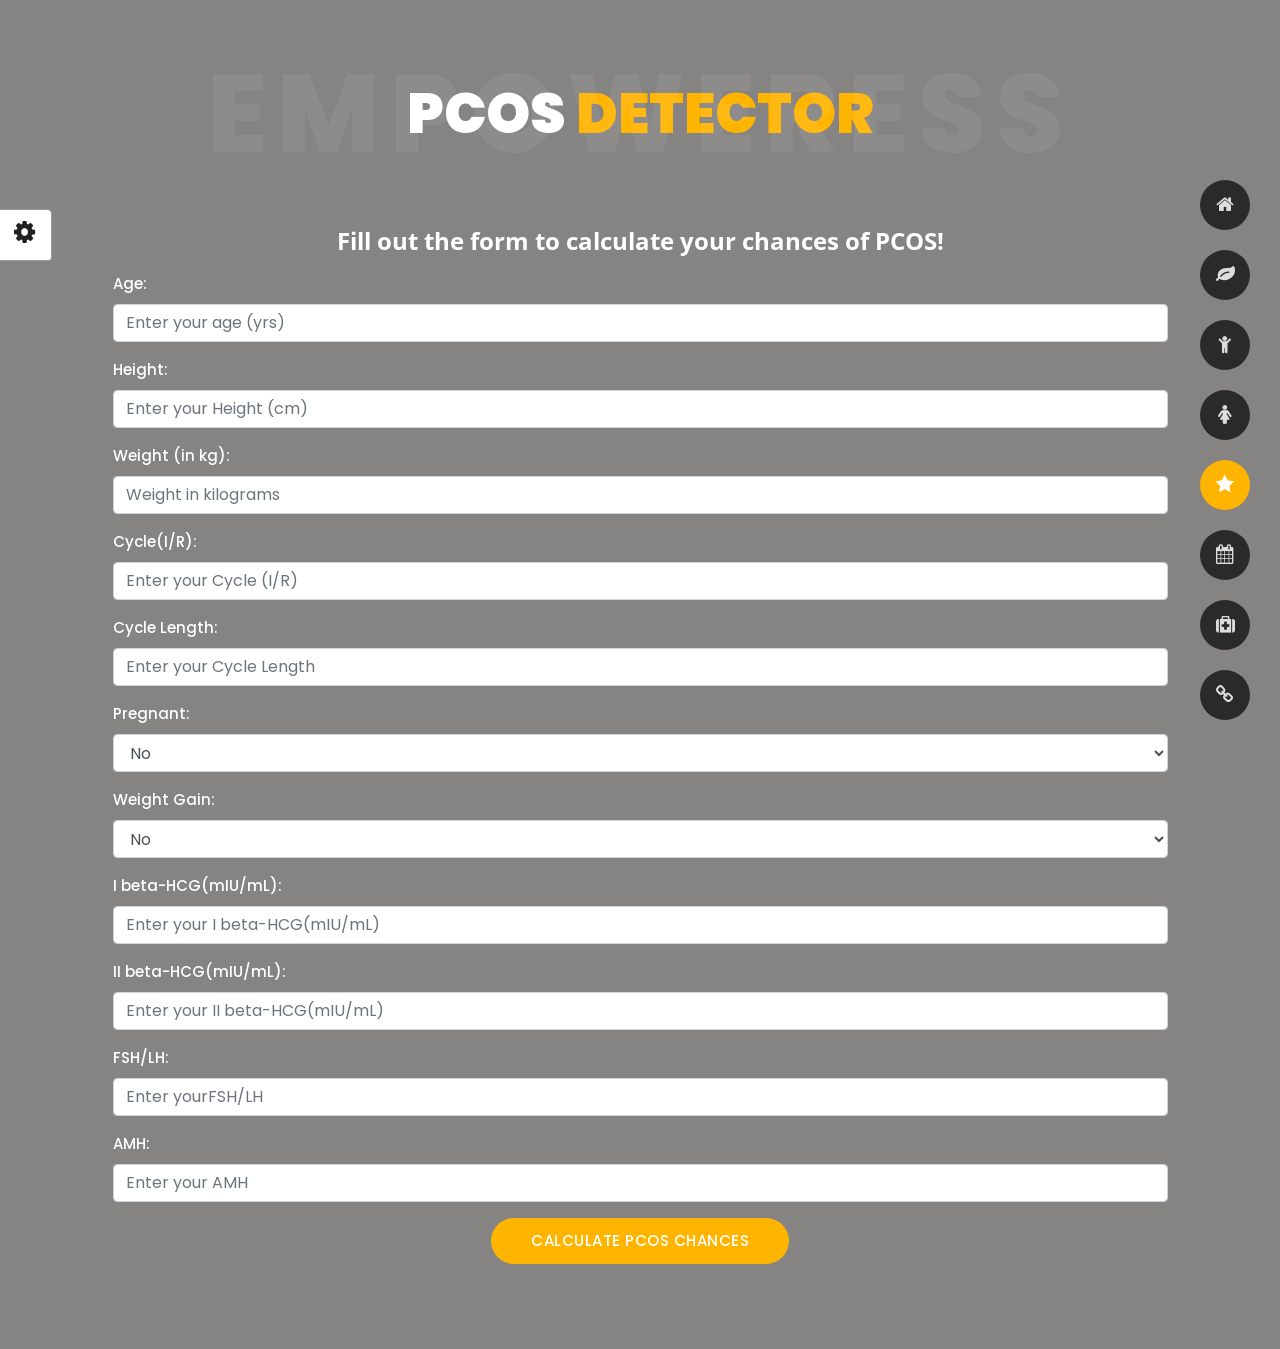
<file: templates/Calorie-Counter.html>
<!DOCTYPE html>
<html lang="en">


<head>
    <meta charset="utf-8">
    <title>Empoweress</title>
    <meta name="viewport" content="width=device-width, initial-scale=1">

    <!-- Template Google Fonts -->
    <link href="https://cdnjs.cloudflare.com/ajax/libs/font-awesome/5.15.3/css/all.min.css" rel="stylesheet">

    <link href="https://fonts.googleapis.com/css?family=Poppins:400,400i,500,500i,600,600i,700,700i,800,800i,900,900i"
        rel="stylesheet">
    <link href="https://fonts.googleapis.com/css?family=Open+Sans:300,400,400i,600,600i,700" rel="stylesheet">

    <!-- Template CSS Files -->
    <link href="/static/css/bootstrap.min.css" rel="stylesheet">
    <link href="/static/css/circle.css" rel="stylesheet">
    <link href="/static/css/fm.revealator.jquery.min.css" rel="stylesheet">
    <link href="/static/css/font-awesome.min.css" rel="stylesheet">
    <link href="/static/css/preloader.min.css" rel="stylesheet">
    <link href="/static/css/style.css" rel="stylesheet">

    <!-- CSS Skin File -->
    <link href="/static/css/skin.css" rel="stylesheet">

    <!-- <link rel="shortcut icon" href="images/favicon.png"> -->
    <!-- Favicons -->
    <link rel="shortcut icon" href="/static/img/logo.png" type="image/x-icon">

    <!-- Live Style Switcher - demo only -->

    <link rel="stylesheet" type="text/css" href="/static/css/styleswitcher.css" />

    <!-- Modernizr JS File -->
    <script src="/static/js/modernizr.custom.js"></script>
</head>

<body class="blog">
    <!-- Live Style Switcher Starts - demo only -->
    <div id="switcher" class="">
        <div class="content-switcher">
            <h4>STYLE SWITCHER</h4>
            <ul>
                <li>
                    <a href="#" onclick="changeskin('purple');" title="purple" class="color"><img
                            src="/static/img/styleswitcher/purple.png" alt="purple" /></a>
                </li>
                <li>
                    <a href="#" onclick="changeskin('red');" title="red" class="color"><img
                            src="/static/img/styleswitcher/red.png" alt="red" /></a>
                </li>
                <li>
                    <a href="#" onclick="changeskin('blueviolet');" title="blueviolet" class="color"><img
                            src="/static/img/styleswitcher/blueviolet.png" alt="blueviolet" /></a>
                </li>
                <li>
                    <a href="#" onclick="changeskin('blue');" title="blue" class="color"><img
                            src="/static/img/styleswitcher/blue.png" alt="blue" /></a>
                </li>
                <li>
                    <a href="#" onclick="changeskin('goldenrod');" title="goldenrod" class="color"><img
                            src="/static/img/styleswitcher/goldenrod.png" alt="goldenrod" /></a>
                </li>
                <li>
                    <a href="#" onclick="changeskin('magenta');" title="magenta" class="color"><img
                            src="/static/img/styleswitcher/magenta.png" alt="magenta" /></a>
                </li>
                <li>
                    <a href="#" onclick="changeskin('yellowgreen');" title="yellowgreen" class="color"><img
                            src="/static/img/styleswitcher/yellowgreen.png" alt="yellowgreen" /></a>
                </li>
                <li>
                    <a href="#" onclick="changeskin('orange');" title="orange" class="color"><img
                            src="/static/img/styleswitcher/orange.png" alt="orange" /></a>
                </li>
                <li>
                    <a href="#" onclick="changeskin('green');" title="green" class="color"><img
                            src="/static/img/styleswitcher/green.png" alt="green" /></a>
                </li>
                <li>
                    <a href="#" onclick="changeskin('yellow');" title="yellow" class="color"><img
                            src="/static/img/styleswitcher/yellow.png" alt="yellow" /></a>
                </li>
            </ul>

            <div id="hideSwitcher">&times;</div>
        </div>
    </div>
    <div id="showSwitcher" class="styleSecondColor"><i class="fa fa-cog fa-spin"></i></div>
    <!-- Live Style Switcher Ends - demo only -->
    <!-- Header Starts -->
    <header class="header" id="navbar-collapse-toggle">
        <!-- Fixed Navigation Starts -->
        <ul class="icon-menu d-none d-lg-block revealator-slideup revealator-once revealator-delay1">
            <li class="icon-box">
                <i class="fa fa-home"></i>
                <a href="index.html">
                    <h2>Home</h2>
                </a>
            </li>
            <li class="icon-box">
                <i class="fa fa-leaf"></i>
                <a href="about.html">
                    <h2>About</h2>
                </a>
            </li>
            <li class="icon-box">
                <i class="fa fa-child"></i> <!--red-->
                <a href="red.html">
                    <h2>RED</h2>
                </a>
            </li>
            <li class="icon-box">
                <i class="fa fa-female"></i> <!--red-->
                <a href="ovaquest.html">
                    <h2>OvaQuest</h2>
                </a>
            </li>
            <li class="icon-box active">
                <i class="fa fa-star"></i> <!--Mood Tracker-->
                <a href="mood_tracker.html">
                    <h2>PCOS_Detector</h2>
                </a>
            </li>
            <li class="icon-box">
                <!-- <i class="fa fa-check-circle-o"></i> -->
                <i class="fa fa-calendar"></i>
                <a href="cycle_tracker.html">
                    <h2>Cycle_Tracker</h2>
                </a>
            </li>
            <li class="icon-box">
                <i class="fa fa-medkit"></i>
                <a href="contact_doctor.html">
                    <h2>Contact_doctor</h2>
                </a>
            </li>
            <li class="icon-box">
                <i class="fa fa-link"></i>
                <a href="blogs.html">
                    <h2>Blogs</h2>
                </a>
            </li>
            <!-- <li class="icon-box">
                <i class="fa fa-user"></i>
                <a href="meet_the_team.html">
                    <h2>Meet_The_Team</h2>
                </a>
            </li> -->

        </ul>
        <!-- Fixed Navigation Ends -->
        <!-- Mobile Menu Starts -->
        <nav role="navigation" class="d-block d-lg-none">
            <div id="menuToggle">
                <input type="checkbox" />
                <span></span>
                <span></span>
                <span></span>
                <ul class="list-unstyled" id="menu">
                    <li><a href="index.html"><i class="fa fa-home"></i><span>Home</span></a></li>
                    <li><a href="about.html"><i class="fa fa-pagelines"></i><span>About</span></a></li>
                    <li><a href="red.html"><i class="fa fa-child"></i><span>RED</span></a></li>
                    <li><a href="ovaquest.html"><i class="fa fa-female"></i><span>OvaQuest</span></a></li>
                    <li class='active'><a href="mood_tracker.html"><i class="fa fa-star"></i><span>PCOS Detector</span></a>
                    </li>
                    <li><a href="cycle_tracker.html"><i class="fa fa-calendar"></i><span>Cycle Tracker</span></a></li>
                    <li><a href="contact_doctor.html"><i class="fa fa-medkit"></i><span>Contact Doctor</span></a></li>
                    <li><a href="blogs.html"><i class="fa fa-link"></i><span>Blogs</span></a>
                    </li>

                </ul>
            </div>
        </nav>
        <!-- Mobile Menu Ends -->
    </header>
    <!-- Header Ends -->
    <!-- Page Title Starts -->
    <section class="title-section text-left text-sm-center revealator-slideup revealator-once revealator-delay1">
        <h1>PCOS <span>Detector</span></h1>
        <span class="title-bg">Empoweress</span>
    </section>
   
    <section class="main-content revealator-slideup revealator-once revealator-delay1">
        <div class="container">
            <div class="row">
                <!-- Right Side Starts -->
                <div class="col-12 col-lg-12">
                    <!-- <h3 class="text-uppercase custom-title mb-0 ft-wt-600 pb-3">Calories Lost</h3> -->
                    <center><h4><b><p class="open-sans-font mb-3">Fill out the form to calculate your chances of PCOS!</p></b></h4></center>
                    <form action="/result" method="post" id="exercise-form">
                        <div class="form-group">
                            <label for="age">Age:</label>
                            <input type="text" class="form-control" id="age" name="age" placeholder="Enter your age (yrs)" required>
                        </div>
                        <div class="form-group">
                            <label for="Height">Height:</label>
                            <input type="text" class="form-control" id="Height" name="Height" placeholder="Enter your Height (cm)" required>
                        </div>
                        <div class="form-group">
                            <label for="weight">Weight (in kg):</label>
                            <input type="number" class="form-control" id="weight" name="weight" placeholder="Weight in kilograms" required>
                        </div>
                        <div class="form-group">
                            <label for="cycle">Cycle(I/R):</label>
                            <input type="number" class="form-control" id="cycle" name="cycle" placeholder="Enter your Cycle (I/R)" required>
                        </div>
                        <div class="form-group">
                            <label for="cycle_len">Cycle Length:</label>
                            <input type="number" class="form-control" id="cycle_len" name="cycle_len" placeholder="Enter your Cycle Length" required>
                        </div>
                        <div class="form-group">
                            <label for="preg">Pregnant:</label>
                            <select class="form-control" id="preg" name="preg" required>
                                <!-- <option value="select">select</option> -->
                                <option value="0">No</option>
                                <option value="1">Yes</option>
                            </select>
                        </div>
                        <div class="form-group">
                            <label for="wt_gain">Weight Gain:</label>
                            <select class="form-control" id="wt_gain" name="wt_gain" required>
                                <!-- <option value="select">select</option> -->
                                <option value="0">No</option>
                                <option value="1">Yes</option>
                            </select>
                        </div>
                        <div class="form-group">
                            <label for="ibeta">I beta-HCG(mIU/mL):</label>
                            <input type="number" class="form-control" id="ibeta" name="ibeta" placeholder="Enter your I beta-HCG(mIU/mL)" required>
                        </div>
                        <div class="form-group">
                            <label for="iibeta">II beta-HCG(mIU/mL):</label>
                            <input type="number" class="form-control" id="iibeta" name="iibeta" placeholder="Enter your II beta-HCG(mIU/mL)" required>
                        </div>
                        <div class="form-group">
                            <label for="fsh">FSH/LH:</label>
                            <input type="number" class="form-control" id="fsh" name="fsh" placeholder="Enter yourFSH/LH" required>
                        </div>
                        <div class="form-group">
                            <label for="amh">AMH:</label>
                            <input type="number" class="form-control" id="amh" name="amh" placeholder="Enter your AMH" required>
                        </div>
                        <center><button type="submit" class="btn btn-contact">Calculate PCOS chances</button></center>
                    </form>
                </div>
            </div>
        </div>
    </section>
    


    <script src="/static/js/jquery-3.5.0.min.js"></script>
    <script src="/static/js/styleswitcher.js"></script>
    <script src="/static/js/preloader.min.js"></script>
    <script src="/static/js/fm.revealator.jquery.min.js"></script>
    <script src="/static/js/imagesloaded.pkgd.min.js"></script>
    <script src="/static/js/masonry.pkgd.min.js"></script>
    <script src="/static/js/classie.js"></script>
    <script src="/static/js/cbpGridGallery.js"></script>
    <script src="/static/js/jquery.hoverdir.js"></script>
    <script src="/static/js/popper.min.js"></script>
    <script src="/static/js/bootstrap.js"></script>
    <script src="/static/js/custom.js"></script>

</body>

</html>
</file>
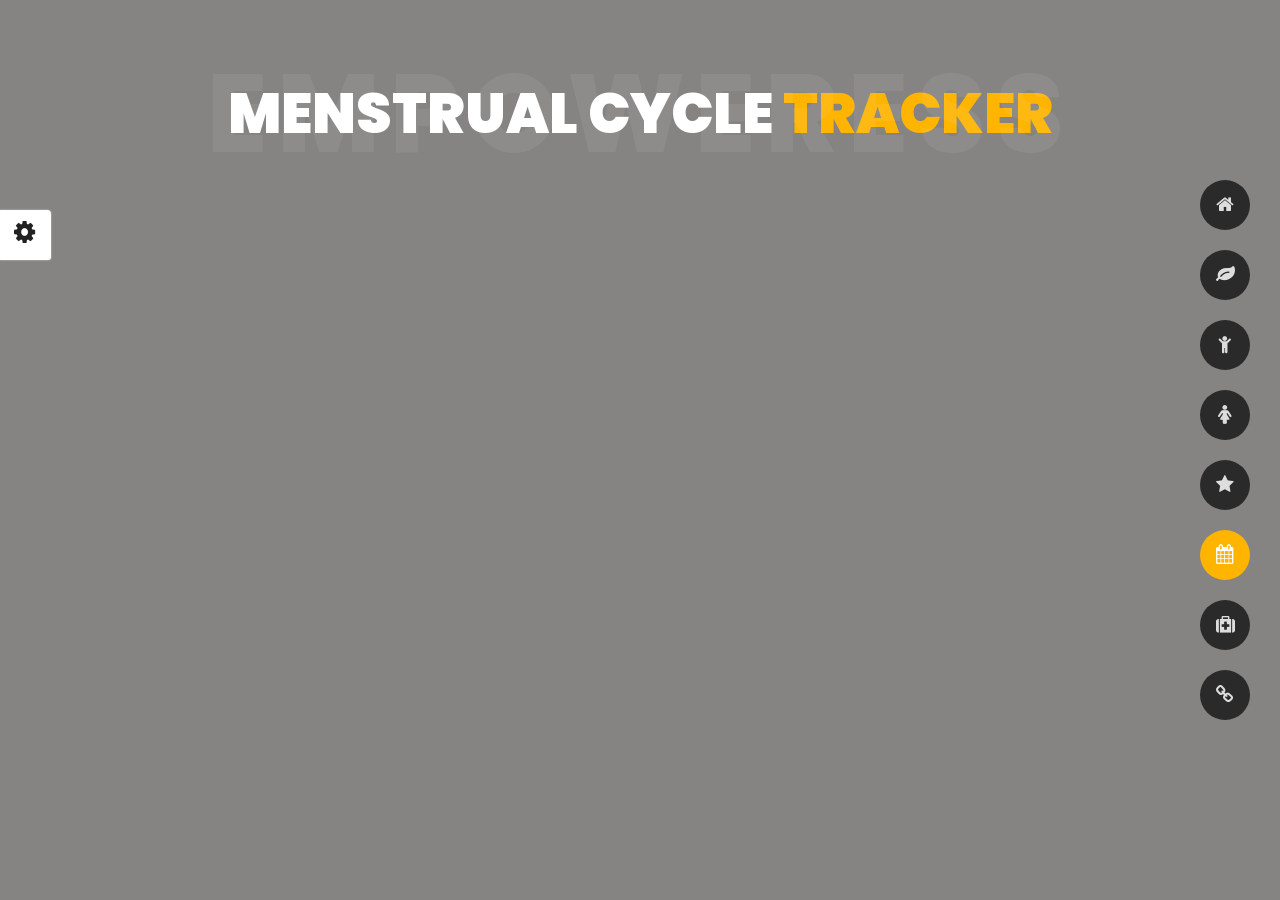
<file: templates/cycle_tracker.html>
<!DOCTYPE html>
<html lang="en">


<head>
    <meta charset="utf-8">
    <title>Empoweress</title>
    <meta name="viewport" content="width=device-width, initial-scale=1">

    <!-- Template Google Fonts -->
    <link href="https://cdnjs.cloudflare.com/ajax/libs/font-awesome/5.15.3/css/all.min.css" rel="stylesheet">

    <link href="https://fonts.googleapis.com/css?family=Poppins:400,400i,500,500i,600,600i,700,700i,800,800i,900,900i"
        rel="stylesheet">
    <link href="https://fonts.googleapis.com/css?family=Open+Sans:300,400,400i,600,600i,700" rel="stylesheet">

    <!-- Template CSS Files -->
    <link href="/static/css/bootstrap.min.css" rel="stylesheet">
    <link href="/static/css/circle.css" rel="stylesheet">
    <link href="/static/css/fm.revealator.jquery.min.css" rel="stylesheet">
    <link href="/static/css/font-awesome.min.css" rel="stylesheet">
    <link href="/static/css/preloader.min.css" rel="stylesheet">
    <link href="/static/css/style.css" rel="stylesheet">

    <!-- CSS Skin File -->
    <link href="/static/css/skin.css" rel="stylesheet">

    <!-- <link rel="shortcut icon" href="images/favicon.png"> -->
    <!-- Favicons -->
    <link rel="shortcut icon" href="/static/img/logo.png" type="image/x-icon">

    <!-- Live Style Switcher - demo only -->

    <link rel="stylesheet" type="text/css" href="/static/css/styleswitcher.css" />

    <!-- Modernizr JS File -->
    <script src="/static/js/modernizr.custom.js"></script>
</head>

<body class="blog">
    <!-- Live Style Switcher Starts - demo only -->
    <div id="switcher" class="">
        <div class="content-switcher">
            <h4>STYLE SWITCHER</h4>
            <ul>
                <li>
                    <a href="#" onclick="changeskin('purple');" title="purple" class="color"><img
                            src="/static/img/styleswitcher/purple.png" alt="purple" /></a>
                </li>
                <li>
                    <a href="#" onclick="changeskin('red');" title="red" class="color"><img
                            src="/static/img/styleswitcher/red.png" alt="red" /></a>
                </li>
                <li>
                    <a href="#" onclick="changeskin('blueviolet');" title="blueviolet" class="color"><img
                            src="/static/img/styleswitcher/blueviolet.png" alt="blueviolet" /></a>
                </li>
                <li>
                    <a href="#" onclick="changeskin('blue');" title="blue" class="color"><img
                            src="/static/img/styleswitcher/blue.png" alt="blue" /></a>
                </li>
                <li>
                    <a href="#" onclick="changeskin('goldenrod');" title="goldenrod" class="color"><img
                            src="/static/img/styleswitcher/goldenrod.png" alt="goldenrod" /></a>
                </li>
                <li>
                    <a href="#" onclick="changeskin('magenta');" title="magenta" class="color"><img
                            src="/static/img/styleswitcher/magenta.png" alt="magenta" /></a>
                </li>
                <li>
                    <a href="#" onclick="changeskin('yellowgreen');" title="yellowgreen" class="color"><img
                            src="/static/img/styleswitcher/yellowgreen.png" alt="yellowgreen" /></a>
                </li>
                <li>
                    <a href="#" onclick="changeskin('orange');" title="orange" class="color"><img
                            src="/static/img/styleswitcher/orange.png" alt="orange" /></a>
                </li>
                <li>
                    <a href="#" onclick="changeskin('green');" title="green" class="color"><img
                            src="/static/img/styleswitcher/green.png" alt="green" /></a>
                </li>
                <li>
                    <a href="#" onclick="changeskin('yellow');" title="yellow" class="color"><img
                            src="/static/img/styleswitcher/yellow.png" alt="yellow" /></a>
                </li>
            </ul>

            <div id="hideSwitcher">&times;</div>
        </div>
    </div>
    <div id="showSwitcher" class="styleSecondColor"><i class="fa fa-cog fa-spin"></i></div>
    <!-- Live Style Switcher Ends - demo only -->
    <!-- Header Starts -->
    <header class="header" id="navbar-collapse-toggle">
        <!-- Fixed Navigation Starts -->
        <ul class="icon-menu d-none d-lg-block revealator-slideup revealator-once revealator-delay1">
            <li class="icon-box">
                <i class="fa fa-home"></i>
                <a href="index.html">
                    <h2>Home</h2>
                </a>
            </li>
            <li class="icon-box">
                <i class="fa fa-leaf"></i>
                <a href="about.html">
                    <h2>About</h2>
                </a>
            </li>
            <li class="icon-box">
                <i class="fa fa-child"></i> <!--red-->
                <a href="red.html">
                    <h2>RED</h2>
                </a>
            </li>
            <li class="icon-box">
                <i class="fa fa-female"></i> <!--red-->
                <a href="ovaquest.html">
                    <h2>OvaQuest</h2>
                </a>
            </li>
            <li class="icon-box">
                <i class="fa fa-star"></i> <!--Mood Tracker-->
                <a href="mood_tracker.html">
                    <h2>Mood_Tracker</h2>
                </a>
            </li>
            <li class="icon-box active">
                <!-- <i class="fa fa-check-circle-o"></i> -->
                <i class="fa fa-calendar"></i>
                <a href="cycle_tracker.html">
                    <h2>Cycle_Tracker</h2>
                </a>
            </li>
            <li class="icon-box">
                <i class="fa fa-medkit"></i>
                <a href="contact_doctor.html">
                    <h2>Contact_doctor</h2>
                </a>
            </li>
            <li class="icon-box">
                <i class="fa fa-link"></i>
                <a href="blogs.html">
                    <h2>Blogs</h2>
                </a>
            </li>
            <!-- <li class="icon-box">
                <i class="fa fa-user"></i>
                <a href="meet_the_team.html">
                    <h2>Meet_The_Team</h2>
                </a>
            </li> -->

        </ul>
        <!-- Fixed Navigation Ends -->
        <!-- Mobile Menu Starts -->
        <nav role="navigation" class="d-block d-lg-none">
            <div id="menuToggle">
                <input type="checkbox" />
                <span></span>
                <span></span>
                <span></span>
                <ul class="list-unstyled" id="menu">
                    <li><a href="index.html"><i class="fa fa-home"></i><span>Home</span></a></li>
                    <li><a href="about.html"><i class="fa fa-pagelines"></i><span>About</span></a></li>
                    <li><a href="red.html"><i class="fa fa-child"></i><span>RED</span></a></li>
                    <li><a href="ovaquest.html"><i class="fa fa-female"></i><span>OvaQuest</span></a></li>
                    <li><a href="mood_tracker.html"><i class="fa fa-star"></i><span>Mood Tracker</span></a>
                    </li>
                    <li class='active'><a href="cycle_tracker.html"><i class="fa fa-calendar"></i><span>Cycle Tracker</span></a></li>
                    <li><a href="contact_doctor.html"><i class="fa fa-medkit"></i><span>Contact Doctor</span></a></li>
                    <li><a href="blogs.html"><i class="fa fa-link"></i><span>Blogs</span></a>
                    </li>

                </ul>
            </div>
        </nav>
        <!-- Mobile Menu Ends -->
    </header>
    <!-- Header Ends -->
    <!-- Page Title Starts -->
    <!-- Header Ends -->
    <!-- Page Title Starts -->
    <section class="title-section text-left text-sm-center revealator-slideup revealator-once revealator-delay1">
        <h1>Menstrual cycle <span>tracker</span></h1>
        <span class="title-bg">empoweress</span>
        <!-- <h3>get Fit to the Beat</h3> -->
    </section>
    <!-- Page Title Ends -->
    <!-- Main Content Starts -->
    <!-- <section class="main-content revealator-slideup revealator-once revealator-delay1">
        <div class="container">
            <div class="row"> -->
                <!-- Article Starts -->
                <!-- <article class="col-30">
                    <h1 class="text-uppercase text-capitalize">
                        <center>Welcome to FitBeat!</center>
                    </h1> -->
                    <!-- Meta Starts -->
                    <!-- <div class="meta open-sans-font">
                        <h4><span>
                                <center>Join our immersive world of gamified fitness, where you can level up your health
                                    while having fun. With FitBeat, you'll enjoy the perfect fusion of gaming and
                                    exercise, helping you stay fit, motivated, and entertained.</center>
                            </span></h4>
<br>
<br>

                    </div> -->
                    <!-- Meta Ends -->
                    <!-- Article Content Starts -->

                    <!-- <center><img src="/static/img/home.jpg" class="img-fluid" alt="Blog image" /></center>
                    <div class="blog-excerpt open-sans-font pb-5">
                        <div class="meta open-sans-font">
                            <br>
                            <br><center>
                            <h1 class="text-uppercase text-capitalize">Earn Rewards and Level Up with FitBeat Points!
                            </h1>
                            <h3><span style="color: #FFCC00;">What do you need to do?</span></h3>
                            <br></center>


                        </div>
                        <p><B><center> <span style="color:#FFCC00"><i class="fa fa-pagelines"></i></span> Earn
                                rewards:</B> Conquer challenges, unlock achievements, and collect points to showcase
                            your progress and accomplishments. Let your hard work be recognized!</center></p>
                        <p><B><center> <span style="color: #FFCC00;"><i class="fa fa-pagelines"></i></span> Engaging
                                workouts:</B> Immerse yourself in a variety of workout routines designed to make
                            exercising enjoyable. Our interactive games will keep you engaged and motivated throughout
                            your fitness journey.</center></p>
                        <p><B><center> <span style="color: #FFCC00;"><i class="fa fa-pagelines"></i></span> Track your
                                progress:</B> Stay on top of your fitness goals with our intuitive tracking system.
                            Monitor your daily activity, calories burned, and see your improvements over time.</center></p>
                        <p><B><center> <span style="color: #FFCC00;"><i class="fa fa-pagelines"></i></span> Connect with a
                                community:</B> Join a vibrant community of fitness enthusiasts like yourself. Share your
                            accomplishments, get inspired by others, and cheer each other on. Together, we can achieve
                            greatness!</center></p>
                        <p><B><center> <span style="color: #FFCC00;"><i class="fa fa-pagelines"></i></span> Expert advice:</B>
                            Explore our health page, featuring blogs and trusted resources from renowned fitness
                            experts. Learn tips, techniques, and valuable insights to enhance your overall well-being.
                        </center></p>
                        <p><B><center> <span style="color: #FFCC00;"><i class="fa fa-pagelines"></i></span> Challenge
                                yourself:</B> Take on different game levels, from easy to hard, and push your limits.
                            With each level, you'll unlock new challenges and exciting adventures to keep you motivated.
                        </center></p><br>

                        <p><center>Get ready to transform your fitness routine into an exhilarating experience! Join FitBeat
                            today and embark on a journey towards a healthier, happier you.</center></p>
                        <p><center><b>Remember, fitness and fun go hand in hand!</b></center></p>

                    </div> -->

                    <!-- Article Content Ends -->
                <!-- </article> -->
                <!-- Article Ends -->
            <!-- </div>
        </div>
    </section> -->
    <!-- Template JS Files -->
    <script src="/static/js/jquery-3.5.0.min.js"></script>
    <script src="/static/js/styleswitcher.js"></script>
    <script src="/static/js/preloader.min.js"></script>
    <script src="/static/js/fm.revealator.jquery.min.js"></script>
    <script src="/static/js/imagesloaded.pkgd.min.js"></script>
    <script src="/static/js/masonry.pkgd.min.js"></script>
    <script src="/static/js/classie.js"></script>
    <script src="/static/js/cbpGridGallery.js"></script>
    <script src="/static/js/jquery.hoverdir.js"></script>
    <script src="/static/js/popper.min.js"></script>
    <script src="/static/js/bootstrap.js"></script>
    <script src="/static/js/custom.js"></script>

</body>


</html>
</file>
<file: static/css/circle.css>
.rect-auto,
.c100.p51 .slice,
.c100.p52 .slice,
.c100.p53 .slice,
.c100.p54 .slice,
.c100.p55 .slice,
.c100.p56 .slice,
.c100.p57 .slice,
.c100.p58 .slice,
.c100.p59 .slice,
.c100.p60 .slice,
.c100.p61 .slice,
.c100.p62 .slice,
.c100.p63 .slice,
.c100.p64 .slice,
.c100.p65 .slice,
.c100.p66 .slice,
.c100.p67 .slice,
.c100.p68 .slice,
.c100.p69 .slice,
.c100.p70 .slice,
.c100.p71 .slice,
.c100.p72 .slice,
.c100.p73 .slice,
.c100.p74 .slice,
.c100.p75 .slice,
.c100.p76 .slice,
.c100.p77 .slice,
.c100.p78 .slice,
.c100.p79 .slice,
.c100.p80 .slice,
.c100.p81 .slice,
.c100.p82 .slice,
.c100.p83 .slice,
.c100.p84 .slice,
.c100.p85 .slice,
.c100.p86 .slice,
.c100.p87 .slice,
.c100.p88 .slice,
.c100.p89 .slice,
.c100.p90 .slice,
.c100.p91 .slice,
.c100.p92 .slice,
.c100.p93 .slice,
.c100.p94 .slice,
.c100.p95 .slice,
.c100.p96 .slice,
.c100.p97 .slice,
.c100.p98 .slice,
.c100.p99 .slice,
.c100.p100 .slice {
  clip: rect(auto, auto, auto, auto);
}
.pie,
.c100 .bar,
.c100.p51 .fill,
.c100.p52 .fill,
.c100.p53 .fill,
.c100.p54 .fill,
.c100.p55 .fill,
.c100.p56 .fill,
.c100.p57 .fill,
.c100.p58 .fill,
.c100.p59 .fill,
.c100.p60 .fill,
.c100.p61 .fill,
.c100.p62 .fill,
.c100.p63 .fill,
.c100.p64 .fill,
.c100.p65 .fill,
.c100.p66 .fill,
.c100.p67 .fill,
.c100.p68 .fill,
.c100.p69 .fill,
.c100.p70 .fill,
.c100.p71 .fill,
.c100.p72 .fill,
.c100.p73 .fill,
.c100.p74 .fill,
.c100.p75 .fill,
.c100.p76 .fill,
.c100.p77 .fill,
.c100.p78 .fill,
.c100.p79 .fill,
.c100.p80 .fill,
.c100.p81 .fill,
.c100.p82 .fill,
.c100.p83 .fill,
.c100.p84 .fill,
.c100.p85 .fill,
.c100.p86 .fill,
.c100.p87 .fill,
.c100.p88 .fill,
.c100.p89 .fill,
.c100.p90 .fill,
.c100.p91 .fill,
.c100.p92 .fill,
.c100.p93 .fill,
.c100.p94 .fill,
.c100.p95 .fill,
.c100.p96 .fill,
.c100.p97 .fill,
.c100.p98 .fill,
.c100.p99 .fill,
.c100.p100 .fill {
  position: absolute;
  border: 0.08em solid #307bbb;
  width: 0.84em;
  height: 0.84em;
  clip: rect(0em, 0.5em, 1em, 0em);
  border-radius: 50%;
  -webkit-transform: rotate(0deg);
  -moz-transform: rotate(0deg);
  -ms-transform: rotate(0deg);
  -o-transform: rotate(0deg);
  transform: rotate(0deg);
}
.pie-fill,
.c100.p51 .bar:after,
.c100.p51 .fill,
.c100.p52 .bar:after,
.c100.p52 .fill,
.c100.p53 .bar:after,
.c100.p53 .fill,
.c100.p54 .bar:after,
.c100.p54 .fill,
.c100.p55 .bar:after,
.c100.p55 .fill,
.c100.p56 .bar:after,
.c100.p56 .fill,
.c100.p57 .bar:after,
.c100.p57 .fill,
.c100.p58 .bar:after,
.c100.p58 .fill,
.c100.p59 .bar:after,
.c100.p59 .fill,
.c100.p60 .bar:after,
.c100.p60 .fill,
.c100.p61 .bar:after,
.c100.p61 .fill,
.c100.p62 .bar:after,
.c100.p62 .fill,
.c100.p63 .bar:after,
.c100.p63 .fill,
.c100.p64 .bar:after,
.c100.p64 .fill,
.c100.p65 .bar:after,
.c100.p65 .fill,
.c100.p66 .bar:after,
.c100.p66 .fill,
.c100.p67 .bar:after,
.c100.p67 .fill,
.c100.p68 .bar:after,
.c100.p68 .fill,
.c100.p69 .bar:after,
.c100.p69 .fill,
.c100.p70 .bar:after,
.c100.p70 .fill,
.c100.p71 .bar:after,
.c100.p71 .fill,
.c100.p72 .bar:after,
.c100.p72 .fill,
.c100.p73 .bar:after,
.c100.p73 .fill,
.c100.p74 .bar:after,
.c100.p74 .fill,
.c100.p75 .bar:after,
.c100.p75 .fill,
.c100.p76 .bar:after,
.c100.p76 .fill,
.c100.p77 .bar:after,
.c100.p77 .fill,
.c100.p78 .bar:after,
.c100.p78 .fill,
.c100.p79 .bar:after,
.c100.p79 .fill,
.c100.p80 .bar:after,
.c100.p80 .fill,
.c100.p81 .bar:after,
.c100.p81 .fill,
.c100.p82 .bar:after,
.c100.p82 .fill,
.c100.p83 .bar:after,
.c100.p83 .fill,
.c100.p84 .bar:after,
.c100.p84 .fill,
.c100.p85 .bar:after,
.c100.p85 .fill,
.c100.p86 .bar:after,
.c100.p86 .fill,
.c100.p87 .bar:after,
.c100.p87 .fill,
.c100.p88 .bar:after,
.c100.p88 .fill,
.c100.p89 .bar:after,
.c100.p89 .fill,
.c100.p90 .bar:after,
.c100.p90 .fill,
.c100.p91 .bar:after,
.c100.p91 .fill,
.c100.p92 .bar:after,
.c100.p92 .fill,
.c100.p93 .bar:after,
.c100.p93 .fill,
.c100.p94 .bar:after,
.c100.p94 .fill,
.c100.p95 .bar:after,
.c100.p95 .fill,
.c100.p96 .bar:after,
.c100.p96 .fill,
.c100.p97 .bar:after,
.c100.p97 .fill,
.c100.p98 .bar:after,
.c100.p98 .fill,
.c100.p99 .bar:after,
.c100.p99 .fill,
.c100.p100 .bar:after,
.c100.p100 .fill {
  -webkit-transform: rotate(180deg);
  -moz-transform: rotate(180deg);
  -ms-transform: rotate(180deg);
  -o-transform: rotate(180deg);
  transform: rotate(180deg);
}
.c100 {
  position: relative;
  font-size: 120px;
  width: 1em;
  height: 1em;
  border-radius: 50%;
  float: left;
  margin: 0 0.1em 0.1em 0;
  background-color: #cccccc;
}
.c100 *,
.c100 *:before,
.c100 *:after {
  -webkit-box-sizing: content-box;
  -moz-box-sizing: content-box;
  box-sizing: content-box;
}
.c100.center {
  float: none;
  margin: 0 auto;
}
.c100.big {
  font-size: 240px;
}
.c100.small {
  font-size: 80px;
}
.c100 > span {
  position: absolute;
  width: 100%;
  z-index: 1;
  left: 0;
  top: 0;
  width: 5em;
  line-height: 5em;
  font-size: 0.2em;
  color: #cccccc;
  display: block;
  text-align: center;
  white-space: nowrap;
  -webkit-transition-property: all;
  -moz-transition-property: all;
  -o-transition-property: all;
  transition-property: all;
  -webkit-transition-duration: 0.2s;
  -moz-transition-duration: 0.2s;
  -o-transition-duration: 0.2s;
  transition-duration: 0.2s;
  -webkit-transition-timing-function: ease-out;
  -moz-transition-timing-function: ease-out;
  -o-transition-timing-function: ease-out;
  transition-timing-function: ease-out;
}
.c100:after {
  position: absolute;
  top: 0.08em;
  left: 0.08em;
  display: block;
  content: " ";
  border-radius: 50%;
  background-color: #f5f5f5;
  width: 0.84em;
  height: 0.84em;
  -webkit-transition-property: all;
  -moz-transition-property: all;
  -o-transition-property: all;
  transition-property: all;
  -webkit-transition-duration: 0.2s;
  -moz-transition-duration: 0.2s;
  -o-transition-duration: 0.2s;
  transition-duration: 0.2s;
  -webkit-transition-timing-function: ease-in;
  -moz-transition-timing-function: ease-in;
  -o-transition-timing-function: ease-in;
  transition-timing-function: ease-in;
}
.c100 .slice {
  position: absolute;
  width: 1em;
  height: 1em;
  clip: rect(0em, 1em, 1em, 0.5em);
}
.c100.p1 .bar {
  -webkit-transform: rotate(3.6deg);
  -moz-transform: rotate(3.6deg);
  -ms-transform: rotate(3.6deg);
  -o-transform: rotate(3.6deg);
  transform: rotate(3.6deg);
}
.c100.p2 .bar {
  -webkit-transform: rotate(7.2deg);
  -moz-transform: rotate(7.2deg);
  -ms-transform: rotate(7.2deg);
  -o-transform: rotate(7.2deg);
  transform: rotate(7.2deg);
}
.c100.p3 .bar {
  -webkit-transform: rotate(10.8deg);
  -moz-transform: rotate(10.8deg);
  -ms-transform: rotate(10.8deg);
  -o-transform: rotate(10.8deg);
  transform: rotate(10.8deg);
}
.c100.p4 .bar {
  -webkit-transform: rotate(14.4deg);
  -moz-transform: rotate(14.4deg);
  -ms-transform: rotate(14.4deg);
  -o-transform: rotate(14.4deg);
  transform: rotate(14.4deg);
}
.c100.p5 .bar {
  -webkit-transform: rotate(18deg);
  -moz-transform: rotate(18deg);
  -ms-transform: rotate(18deg);
  -o-transform: rotate(18deg);
  transform: rotate(18deg);
}
.c100.p6 .bar {
  -webkit-transform: rotate(21.6deg);
  -moz-transform: rotate(21.6deg);
  -ms-transform: rotate(21.6deg);
  -o-transform: rotate(21.6deg);
  transform: rotate(21.6deg);
}
.c100.p7 .bar {
  -webkit-transform: rotate(25.2deg);
  -moz-transform: rotate(25.2deg);
  -ms-transform: rotate(25.2deg);
  -o-transform: rotate(25.2deg);
  transform: rotate(25.2deg);
}
.c100.p8 .bar {
  -webkit-transform: rotate(28.8deg);
  -moz-transform: rotate(28.8deg);
  -ms-transform: rotate(28.8deg);
  -o-transform: rotate(28.8deg);
  transform: rotate(28.8deg);
}
.c100.p9 .bar {
  -webkit-transform: rotate(32.4deg);
  -moz-transform: rotate(32.4deg);
  -ms-transform: rotate(32.4deg);
  -o-transform: rotate(32.4deg);
  transform: rotate(32.4deg);
}
.c100.p10 .bar {
  -webkit-transform: rotate(36deg);
  -moz-transform: rotate(36deg);
  -ms-transform: rotate(36deg);
  -o-transform: rotate(36deg);
  transform: rotate(36deg);
}
.c100.p11 .bar {
  -webkit-transform: rotate(39.6deg);
  -moz-transform: rotate(39.6deg);
  -ms-transform: rotate(39.6deg);
  -o-transform: rotate(39.6deg);
  transform: rotate(39.6deg);
}
.c100.p12 .bar {
  -webkit-transform: rotate(43.2deg);
  -moz-transform: rotate(43.2deg);
  -ms-transform: rotate(43.2deg);
  -o-transform: rotate(43.2deg);
  transform: rotate(43.2deg);
}
.c100.p13 .bar {
  -webkit-transform: rotate(46.800000000000004deg);
  -moz-transform: rotate(46.800000000000004deg);
  -ms-transform: rotate(46.800000000000004deg);
  -o-transform: rotate(46.800000000000004deg);
  transform: rotate(46.800000000000004deg);
}
.c100.p14 .bar {
  -webkit-transform: rotate(50.4deg);
  -moz-transform: rotate(50.4deg);
  -ms-transform: rotate(50.4deg);
  -o-transform: rotate(50.4deg);
  transform: rotate(50.4deg);
}
.c100.p15 .bar {
  -webkit-transform: rotate(54deg);
  -moz-transform: rotate(54deg);
  -ms-transform: rotate(54deg);
  -o-transform: rotate(54deg);
  transform: rotate(54deg);
}
.c100.p16 .bar {
  -webkit-transform: rotate(57.6deg);
  -moz-transform: rotate(57.6deg);
  -ms-transform: rotate(57.6deg);
  -o-transform: rotate(57.6deg);
  transform: rotate(57.6deg);
}
.c100.p17 .bar {
  -webkit-transform: rotate(61.2deg);
  -moz-transform: rotate(61.2deg);
  -ms-transform: rotate(61.2deg);
  -o-transform: rotate(61.2deg);
  transform: rotate(61.2deg);
}
.c100.p18 .bar {
  -webkit-transform: rotate(64.8deg);
  -moz-transform: rotate(64.8deg);
  -ms-transform: rotate(64.8deg);
  -o-transform: rotate(64.8deg);
  transform: rotate(64.8deg);
}
.c100.p19 .bar {
  -webkit-transform: rotate(68.4deg);
  -moz-transform: rotate(68.4deg);
  -ms-transform: rotate(68.4deg);
  -o-transform: rotate(68.4deg);
  transform: rotate(68.4deg);
}
.c100.p20 .bar {
  -webkit-transform: rotate(72deg);
  -moz-transform: rotate(72deg);
  -ms-transform: rotate(72deg);
  -o-transform: rotate(72deg);
  transform: rotate(72deg);
}
.c100.p21 .bar {
  -webkit-transform: rotate(75.60000000000001deg);
  -moz-transform: rotate(75.60000000000001deg);
  -ms-transform: rotate(75.60000000000001deg);
  -o-transform: rotate(75.60000000000001deg);
  transform: rotate(75.60000000000001deg);
}
.c100.p22 .bar {
  -webkit-transform: rotate(79.2deg);
  -moz-transform: rotate(79.2deg);
  -ms-transform: rotate(79.2deg);
  -o-transform: rotate(79.2deg);
  transform: rotate(79.2deg);
}
.c100.p23 .bar {
  -webkit-transform: rotate(82.8deg);
  -moz-transform: rotate(82.8deg);
  -ms-transform: rotate(82.8deg);
  -o-transform: rotate(82.8deg);
  transform: rotate(82.8deg);
}
.c100.p24 .bar {
  -webkit-transform: rotate(86.4deg);
  -moz-transform: rotate(86.4deg);
  -ms-transform: rotate(86.4deg);
  -o-transform: rotate(86.4deg);
  transform: rotate(86.4deg);
}
.c100.p25 .bar {
  -webkit-transform: rotate(90deg);
  -moz-transform: rotate(90deg);
  -ms-transform: rotate(90deg);
  -o-transform: rotate(90deg);
  transform: rotate(90deg);
}
.c100.p26 .bar {
  -webkit-transform: rotate(93.60000000000001deg);
  -moz-transform: rotate(93.60000000000001deg);
  -ms-transform: rotate(93.60000000000001deg);
  -o-transform: rotate(93.60000000000001deg);
  transform: rotate(93.60000000000001deg);
}
.c100.p27 .bar {
  -webkit-transform: rotate(97.2deg);
  -moz-transform: rotate(97.2deg);
  -ms-transform: rotate(97.2deg);
  -o-transform: rotate(97.2deg);
  transform: rotate(97.2deg);
}
.c100.p28 .bar {
  -webkit-transform: rotate(100.8deg);
  -moz-transform: rotate(100.8deg);
  -ms-transform: rotate(100.8deg);
  -o-transform: rotate(100.8deg);
  transform: rotate(100.8deg);
}
.c100.p29 .bar {
  -webkit-transform: rotate(104.4deg);
  -moz-transform: rotate(104.4deg);
  -ms-transform: rotate(104.4deg);
  -o-transform: rotate(104.4deg);
  transform: rotate(104.4deg);
}
.c100.p30 .bar {
  -webkit-transform: rotate(108deg);
  -moz-transform: rotate(108deg);
  -ms-transform: rotate(108deg);
  -o-transform: rotate(108deg);
  transform: rotate(108deg);
}
.c100.p31 .bar {
  -webkit-transform: rotate(111.60000000000001deg);
  -moz-transform: rotate(111.60000000000001deg);
  -ms-transform: rotate(111.60000000000001deg);
  -o-transform: rotate(111.60000000000001deg);
  transform: rotate(111.60000000000001deg);
}
.c100.p32 .bar {
  -webkit-transform: rotate(115.2deg);
  -moz-transform: rotate(115.2deg);
  -ms-transform: rotate(115.2deg);
  -o-transform: rotate(115.2deg);
  transform: rotate(115.2deg);
}
.c100.p33 .bar {
  -webkit-transform: rotate(118.8deg);
  -moz-transform: rotate(118.8deg);
  -ms-transform: rotate(118.8deg);
  -o-transform: rotate(118.8deg);
  transform: rotate(118.8deg);
}
.c100.p34 .bar {
  -webkit-transform: rotate(122.4deg);
  -moz-transform: rotate(122.4deg);
  -ms-transform: rotate(122.4deg);
  -o-transform: rotate(122.4deg);
  transform: rotate(122.4deg);
}
.c100.p35 .bar {
  -webkit-transform: rotate(126deg);
  -moz-transform: rotate(126deg);
  -ms-transform: rotate(126deg);
  -o-transform: rotate(126deg);
  transform: rotate(126deg);
}
.c100.p36 .bar {
  -webkit-transform: rotate(129.6deg);
  -moz-transform: rotate(129.6deg);
  -ms-transform: rotate(129.6deg);
  -o-transform: rotate(129.6deg);
  transform: rotate(129.6deg);
}
.c100.p37 .bar {
  -webkit-transform: rotate(133.20000000000002deg);
  -moz-transform: rotate(133.20000000000002deg);
  -ms-transform: rotate(133.20000000000002deg);
  -o-transform: rotate(133.20000000000002deg);
  transform: rotate(133.20000000000002deg);
}
.c100.p38 .bar {
  -webkit-transform: rotate(136.8deg);
  -moz-transform: rotate(136.8deg);
  -ms-transform: rotate(136.8deg);
  -o-transform: rotate(136.8deg);
  transform: rotate(136.8deg);
}
.c100.p39 .bar {
  -webkit-transform: rotate(140.4deg);
  -moz-transform: rotate(140.4deg);
  -ms-transform: rotate(140.4deg);
  -o-transform: rotate(140.4deg);
  transform: rotate(140.4deg);
}
.c100.p40 .bar {
  -webkit-transform: rotate(144deg);
  -moz-transform: rotate(144deg);
  -ms-transform: rotate(144deg);
  -o-transform: rotate(144deg);
  transform: rotate(144deg);
}
.c100.p41 .bar {
  -webkit-transform: rotate(147.6deg);
  -moz-transform: rotate(147.6deg);
  -ms-transform: rotate(147.6deg);
  -o-transform: rotate(147.6deg);
  transform: rotate(147.6deg);
}
.c100.p42 .bar {
  -webkit-transform: rotate(151.20000000000002deg);
  -moz-transform: rotate(151.20000000000002deg);
  -ms-transform: rotate(151.20000000000002deg);
  -o-transform: rotate(151.20000000000002deg);
  transform: rotate(151.20000000000002deg);
}
.c100.p43 .bar {
  -webkit-transform: rotate(154.8deg);
  -moz-transform: rotate(154.8deg);
  -ms-transform: rotate(154.8deg);
  -o-transform: rotate(154.8deg);
  transform: rotate(154.8deg);
}
.c100.p44 .bar {
  -webkit-transform: rotate(158.4deg);
  -moz-transform: rotate(158.4deg);
  -ms-transform: rotate(158.4deg);
  -o-transform: rotate(158.4deg);
  transform: rotate(158.4deg);
}
.c100.p45 .bar {
  -webkit-transform: rotate(162deg);
  -moz-transform: rotate(162deg);
  -ms-transform: rotate(162deg);
  -o-transform: rotate(162deg);
  transform: rotate(162deg);
}
.c100.p46 .bar {
  -webkit-transform: rotate(165.6deg);
  -moz-transform: rotate(165.6deg);
  -ms-transform: rotate(165.6deg);
  -o-transform: rotate(165.6deg);
  transform: rotate(165.6deg);
}
.c100.p47 .bar {
  -webkit-transform: rotate(169.20000000000002deg);
  -moz-transform: rotate(169.20000000000002deg);
  -ms-transform: rotate(169.20000000000002deg);
  -o-transform: rotate(169.20000000000002deg);
  transform: rotate(169.20000000000002deg);
}
.c100.p48 .bar {
  -webkit-transform: rotate(172.8deg);
  -moz-transform: rotate(172.8deg);
  -ms-transform: rotate(172.8deg);
  -o-transform: rotate(172.8deg);
  transform: rotate(172.8deg);
}
.c100.p49 .bar {
  -webkit-transform: rotate(176.4deg);
  -moz-transform: rotate(176.4deg);
  -ms-transform: rotate(176.4deg);
  -o-transform: rotate(176.4deg);
  transform: rotate(176.4deg);
}
.c100.p50 .bar {
  -webkit-transform: rotate(180deg);
  -moz-transform: rotate(180deg);
  -ms-transform: rotate(180deg);
  -o-transform: rotate(180deg);
  transform: rotate(180deg);
}
.c100.p51 .bar {
  -webkit-transform: rotate(183.6deg);
  -moz-transform: rotate(183.6deg);
  -ms-transform: rotate(183.6deg);
  -o-transform: rotate(183.6deg);
  transform: rotate(183.6deg);
}
.c100.p52 .bar {
  -webkit-transform: rotate(187.20000000000002deg);
  -moz-transform: rotate(187.20000000000002deg);
  -ms-transform: rotate(187.20000000000002deg);
  -o-transform: rotate(187.20000000000002deg);
  transform: rotate(187.20000000000002deg);
}
.c100.p53 .bar {
  -webkit-transform: rotate(190.8deg);
  -moz-transform: rotate(190.8deg);
  -ms-transform: rotate(190.8deg);
  -o-transform: rotate(190.8deg);
  transform: rotate(190.8deg);
}
.c100.p54 .bar {
  -webkit-transform: rotate(194.4deg);
  -moz-transform: rotate(194.4deg);
  -ms-transform: rotate(194.4deg);
  -o-transform: rotate(194.4deg);
  transform: rotate(194.4deg);
}
.c100.p55 .bar {
  -webkit-transform: rotate(198deg);
  -moz-transform: rotate(198deg);
  -ms-transform: rotate(198deg);
  -o-transform: rotate(198deg);
  transform: rotate(198deg);
}
.c100.p56 .bar {
  -webkit-transform: rotate(201.6deg);
  -moz-transform: rotate(201.6deg);
  -ms-transform: rotate(201.6deg);
  -o-transform: rotate(201.6deg);
  transform: rotate(201.6deg);
}
.c100.p57 .bar {
  -webkit-transform: rotate(205.20000000000002deg);
  -moz-transform: rotate(205.20000000000002deg);
  -ms-transform: rotate(205.20000000000002deg);
  -o-transform: rotate(205.20000000000002deg);
  transform: rotate(205.20000000000002deg);
}
.c100.p58 .bar {
  -webkit-transform: rotate(208.8deg);
  -moz-transform: rotate(208.8deg);
  -ms-transform: rotate(208.8deg);
  -o-transform: rotate(208.8deg);
  transform: rotate(208.8deg);
}
.c100.p59 .bar {
  -webkit-transform: rotate(212.4deg);
  -moz-transform: rotate(212.4deg);
  -ms-transform: rotate(212.4deg);
  -o-transform: rotate(212.4deg);
  transform: rotate(212.4deg);
}
.c100.p60 .bar {
  -webkit-transform: rotate(216deg);
  -moz-transform: rotate(216deg);
  -ms-transform: rotate(216deg);
  -o-transform: rotate(216deg);
  transform: rotate(216deg);
}
.c100.p61 .bar {
  -webkit-transform: rotate(219.6deg);
  -moz-transform: rotate(219.6deg);
  -ms-transform: rotate(219.6deg);
  -o-transform: rotate(219.6deg);
  transform: rotate(219.6deg);
}
.c100.p62 .bar {
  -webkit-transform: rotate(223.20000000000002deg);
  -moz-transform: rotate(223.20000000000002deg);
  -ms-transform: rotate(223.20000000000002deg);
  -o-transform: rotate(223.20000000000002deg);
  transform: rotate(223.20000000000002deg);
}
.c100.p63 .bar {
  -webkit-transform: rotate(226.8deg);
  -moz-transform: rotate(226.8deg);
  -ms-transform: rotate(226.8deg);
  -o-transform: rotate(226.8deg);
  transform: rotate(226.8deg);
}
.c100.p64 .bar {
  -webkit-transform: rotate(230.4deg);
  -moz-transform: rotate(230.4deg);
  -ms-transform: rotate(230.4deg);
  -o-transform: rotate(230.4deg);
  transform: rotate(230.4deg);
}
.c100.p65 .bar {
  -webkit-transform: rotate(234deg);
  -moz-transform: rotate(234deg);
  -ms-transform: rotate(234deg);
  -o-transform: rotate(234deg);
  transform: rotate(234deg);
}
.c100.p66 .bar {
  -webkit-transform: rotate(237.6deg);
  -moz-transform: rotate(237.6deg);
  -ms-transform: rotate(237.6deg);
  -o-transform: rotate(237.6deg);
  transform: rotate(237.6deg);
}
.c100.p67 .bar {
  -webkit-transform: rotate(241.20000000000002deg);
  -moz-transform: rotate(241.20000000000002deg);
  -ms-transform: rotate(241.20000000000002deg);
  -o-transform: rotate(241.20000000000002deg);
  transform: rotate(241.20000000000002deg);
}
.c100.p68 .bar {
  -webkit-transform: rotate(244.8deg);
  -moz-transform: rotate(244.8deg);
  -ms-transform: rotate(244.8deg);
  -o-transform: rotate(244.8deg);
  transform: rotate(244.8deg);
}
.c100.p69 .bar {
  -webkit-transform: rotate(248.4deg);
  -moz-transform: rotate(248.4deg);
  -ms-transform: rotate(248.4deg);
  -o-transform: rotate(248.4deg);
  transform: rotate(248.4deg);
}
.c100.p70 .bar {
  -webkit-transform: rotate(252deg);
  -moz-transform: rotate(252deg);
  -ms-transform: rotate(252deg);
  -o-transform: rotate(252deg);
  transform: rotate(252deg);
}
.c100.p71 .bar {
  -webkit-transform: rotate(255.6deg);
  -moz-transform: rotate(255.6deg);
  -ms-transform: rotate(255.6deg);
  -o-transform: rotate(255.6deg);
  transform: rotate(255.6deg);
}
.c100.p72 .bar {
  -webkit-transform: rotate(259.2deg);
  -moz-transform: rotate(259.2deg);
  -ms-transform: rotate(259.2deg);
  -o-transform: rotate(259.2deg);
  transform: rotate(259.2deg);
}
.c100.p73 .bar {
  -webkit-transform: rotate(262.8deg);
  -moz-transform: rotate(262.8deg);
  -ms-transform: rotate(262.8deg);
  -o-transform: rotate(262.8deg);
  transform: rotate(262.8deg);
}
.c100.p74 .bar {
  -webkit-transform: rotate(266.40000000000003deg);
  -moz-transform: rotate(266.40000000000003deg);
  -ms-transform: rotate(266.40000000000003deg);
  -o-transform: rotate(266.40000000000003deg);
  transform: rotate(266.40000000000003deg);
}
.c100.p75 .bar {
  -webkit-transform: rotate(270deg);
  -moz-transform: rotate(270deg);
  -ms-transform: rotate(270deg);
  -o-transform: rotate(270deg);
  transform: rotate(270deg);
}
.c100.p76 .bar {
  -webkit-transform: rotate(273.6deg);
  -moz-transform: rotate(273.6deg);
  -ms-transform: rotate(273.6deg);
  -o-transform: rotate(273.6deg);
  transform: rotate(273.6deg);
}
.c100.p77 .bar {
  -webkit-transform: rotate(277.2deg);
  -moz-transform: rotate(277.2deg);
  -ms-transform: rotate(277.2deg);
  -o-transform: rotate(277.2deg);
  transform: rotate(277.2deg);
}
.c100.p78 .bar {
  -webkit-transform: rotate(280.8deg);
  -moz-transform: rotate(280.8deg);
  -ms-transform: rotate(280.8deg);
  -o-transform: rotate(280.8deg);
  transform: rotate(280.8deg);
}
.c100.p79 .bar {
  -webkit-transform: rotate(284.40000000000003deg);
  -moz-transform: rotate(284.40000000000003deg);
  -ms-transform: rotate(284.40000000000003deg);
  -o-transform: rotate(284.40000000000003deg);
  transform: rotate(284.40000000000003deg);
}
.c100.p80 .bar {
  -webkit-transform: rotate(288deg);
  -moz-transform: rotate(288deg);
  -ms-transform: rotate(288deg);
  -o-transform: rotate(288deg);
  transform: rotate(288deg);
}
.c100.p81 .bar {
  -webkit-transform: rotate(291.6deg);
  -moz-transform: rotate(291.6deg);
  -ms-transform: rotate(291.6deg);
  -o-transform: rotate(291.6deg);
  transform: rotate(291.6deg);
}
.c100.p82 .bar {
  -webkit-transform: rotate(295.2deg);
  -moz-transform: rotate(295.2deg);
  -ms-transform: rotate(295.2deg);
  -o-transform: rotate(295.2deg);
  transform: rotate(295.2deg);
}
.c100.p83 .bar {
  -webkit-transform: rotate(298.8deg);
  -moz-transform: rotate(298.8deg);
  -ms-transform: rotate(298.8deg);
  -o-transform: rotate(298.8deg);
  transform: rotate(298.8deg);
}
.c100.p84 .bar {
  -webkit-transform: rotate(302.40000000000003deg);
  -moz-transform: rotate(302.40000000000003deg);
  -ms-transform: rotate(302.40000000000003deg);
  -o-transform: rotate(302.40000000000003deg);
  transform: rotate(302.40000000000003deg);
}
.c100.p85 .bar {
  -webkit-transform: rotate(306deg);
  -moz-transform: rotate(306deg);
  -ms-transform: rotate(306deg);
  -o-transform: rotate(306deg);
  transform: rotate(306deg);
}
.c100.p86 .bar {
  -webkit-transform: rotate(309.6deg);
  -moz-transform: rotate(309.6deg);
  -ms-transform: rotate(309.6deg);
  -o-transform: rotate(309.6deg);
  transform: rotate(309.6deg);
}
.c100.p87 .bar {
  -webkit-transform: rotate(313.2deg);
  -moz-transform: rotate(313.2deg);
  -ms-transform: rotate(313.2deg);
  -o-transform: rotate(313.2deg);
  transform: rotate(313.2deg);
}
.c100.p88 .bar {
  -webkit-transform: rotate(316.8deg);
  -moz-transform: rotate(316.8deg);
  -ms-transform: rotate(316.8deg);
  -o-transform: rotate(316.8deg);
  transform: rotate(316.8deg);
}
.c100.p89 .bar {
  -webkit-transform: rotate(320.40000000000003deg);
  -moz-transform: rotate(320.40000000000003deg);
  -ms-transform: rotate(320.40000000000003deg);
  -o-transform: rotate(320.40000000000003deg);
  transform: rotate(320.40000000000003deg);
}
.c100.p90 .bar {
  -webkit-transform: rotate(324deg);
  -moz-transform: rotate(324deg);
  -ms-transform: rotate(324deg);
  -o-transform: rotate(324deg);
  transform: rotate(324deg);
}
.c100.p91 .bar {
  -webkit-transform: rotate(327.6deg);
  -moz-transform: rotate(327.6deg);
  -ms-transform: rotate(327.6deg);
  -o-transform: rotate(327.6deg);
  transform: rotate(327.6deg);
}
.c100.p92 .bar {
  -webkit-transform: rotate(331.2deg);
  -moz-transform: rotate(331.2deg);
  -ms-transform: rotate(331.2deg);
  -o-transform: rotate(331.2deg);
  transform: rotate(331.2deg);
}
.c100.p93 .bar {
  -webkit-transform: rotate(334.8deg);
  -moz-transform: rotate(334.8deg);
  -ms-transform: rotate(334.8deg);
  -o-transform: rotate(334.8deg);
  transform: rotate(334.8deg);
}
.c100.p94 .bar {
  -webkit-transform: rotate(338.40000000000003deg);
  -moz-transform: rotate(338.40000000000003deg);
  -ms-transform: rotate(338.40000000000003deg);
  -o-transform: rotate(338.40000000000003deg);
  transform: rotate(338.40000000000003deg);
}
.c100.p95 .bar {
  -webkit-transform: rotate(342deg);
  -moz-transform: rotate(342deg);
  -ms-transform: rotate(342deg);
  -o-transform: rotate(342deg);
  transform: rotate(342deg);
}
.c100.p96 .bar {
  -webkit-transform: rotate(345.6deg);
  -moz-transform: rotate(345.6deg);
  -ms-transform: rotate(345.6deg);
  -o-transform: rotate(345.6deg);
  transform: rotate(345.6deg);
}
.c100.p97 .bar {
  -webkit-transform: rotate(349.2deg);
  -moz-transform: rotate(349.2deg);
  -ms-transform: rotate(349.2deg);
  -o-transform: rotate(349.2deg);
  transform: rotate(349.2deg);
}
.c100.p98 .bar {
  -webkit-transform: rotate(352.8deg);
  -moz-transform: rotate(352.8deg);
  -ms-transform: rotate(352.8deg);
  -o-transform: rotate(352.8deg);
  transform: rotate(352.8deg);
}
.c100.p99 .bar {
  -webkit-transform: rotate(356.40000000000003deg);
  -moz-transform: rotate(356.40000000000003deg);
  -ms-transform: rotate(356.40000000000003deg);
  -o-transform: rotate(356.40000000000003deg);
  transform: rotate(356.40000000000003deg);
}
.c100.p100 .bar {
  -webkit-transform: rotate(360deg);
  -moz-transform: rotate(360deg);
  -ms-transform: rotate(360deg);
  -o-transform: rotate(360deg);
  transform: rotate(360deg);
}
.c100:hover {
  cursor: default;
}

.c100.dark {
  background-color: #777777;
}
.c100.dark .bar,
.c100.dark .fill {
  border-color: #c6ff00 !important;
}
.c100.dark > span {
  color: #777777;
}
.c100.dark:after {
  background-color: #666666;
}
.c100.dark:hover > span {
  color: #c6ff00;
}
.c100.green .bar,
.c100.green .fill {
  border-color: #4db53c !important;
}
.c100.green:hover > span {
  color: #4db53c;
}
.c100.green.dark .bar,
.c100.green.dark .fill {
  border-color: #5fd400 !important;
}
.c100.green.dark:hover > span {
  color: #5fd400;
}
.c100.orange .bar,
.c100.orange .fill {
  border-color: #dd9d22 !important;
}
.c100.orange:hover > span {
  color: #dd9d22;
}
.c100.orange.dark .bar,
.c100.orange.dark .fill {
  border-color: #e08833 !important;
}
.c100.orange.dark:hover > span {
  color: #e08833;
}
</file>
<file: static/css/style.css>
/*------------------------------------------------------------------
[Table of contents]
	+ General
	    - Miscellaneous
		- Light Body
		- Buttons
		- Page Title
	+ Header
		- Desktop Navigation
		- Mobile Navigation
	+ Pages
		- Homepage
		+ About
		    - Personal Info List
			- Box Stats
			- Resume
			- Skills
		+ Portfolio
		    - Grid
		    + Slideshow
                - Embedded Videos
                - Carousel
                - Navigation
        + Contact
            - Left Side
            - Contact Form
		+ Blog
            - Latest Posts
            - Pagination
	- Responsive Design Styles
-------------------------------------------------------------------*/

/* [ GENERAL ] */
/*================================================== */

/*** Miscellaneous ***/

html {
  overflow-x: hidden;
  height: 100%;
}

body {
  font-family: 'Poppins', sans-serif;
  font-size: 15px;
  color: #fff;
  font-weight: 500;
  line-height: 1.6;
  position: relative;
  background-size: cover;
  background-position: center;
  height: 100%;
  width: 100%;
  background-color: rgb(134, 131, 131)
}

/* custom scrollbar */

::-webkit-scrollbar{
  width: 5px;
  background: black;
}
::-webkit-scrollbar-thumb{
  background: rgb(9, 102, 114);
  border-top-left-radius: 8px;
  border-bottom-left-radius: 8px;
}

.poppins-font {
  font-family: 'Poppins', sans-serif;
}

.open-sans-font {
  font-family: 'Open Sans', sans-serif;
}

hr.separator {
  border-top: 1px solid #252525;
  margin: 70px auto 55px;
  max-width: 40%;
}

.ft-wt-600 {
  font-weight: 600;
}

.mb-30 {
  margin-bottom: 30px;
}

.no-transform {
  transform: none !important;
}

.custom-title {
  padding-bottom: 22px;
  font-size: 26px;
}

/*** Light Body ***/

body.light {
  color: #666;
  background-color: #fff;
}

body.home.light .home-details h1 span {
  color: #666;
}

body.home.light .home-details h6 {
  color: #777;
}

body.home.light .bg {
  background-image: url(../img/light.jpg);
  background-size: cover;
  background-repeat: no-repeat;
  background-position: top;
  box-shadow: 0 0 7px rgba(0,0,0,.3);
}

body.light .preloader .black_wall {
  background-color: #eee;
}

body.light .preloader {
  background-color: #fff;
}

body.light .title-section h1 {
  color: #666;
}

body.light .title-bg {
  color: rgba(30, 37, 48, 0.07);
}

body.light.about .box-stats {
  border: 1px solid #ddd;
}

body.light.about .c100,
body.light.about .resume-box .time {
  background-color: #eee;
}

body.light.about .resume-box .time,
body.light.about .resume-box p {
  color: #666;
}

body.light.about .resume-box .place:before {
  background-color: #666;
}

body.light.about  .resume-box li:after {
  border-left: 1px solid #ddd;
}

body.light.about .c100 > span {
  color: #666;
}

body.light.about .c100:after {
  background-color: #fff;
}

body.light.portfolio .slideshow figure {
  background-color: #fff;
}

body.light.portfolio .slideshow ul > li:after {
  background: rgba(255,255,255,0.77);
}

body.light.portfolio .slideshow {
  background: rgba(0,0,0,0.7);
}

body.light.contact .contactform input[type=text],
body.light.contact .contactform input[type=email],
body.light.contact .contactform textarea {
  background-color: #fff;
  border: 1px solid #ddd;
  color: #666;
}

body.light.contact  ul.social li a {
  color: #666;
  background: #eee;
}

body.light.contact  ul.social li a:hover {
  color: #fff;
}

body.light.blog .post-content {
  background-color: #f2f2f2;
}

body.light.blog .post-content .entry-header h3 a {
  color: #666;
}

body.light.blog .page-link {
  color: #666;
  background-color: #eee;
  border: 1px solid #eee;
}

body.light.blog-post .meta {
  color: #888;
}

body.light.blog .page-item.active .page-link {
  color: #fff;
}

body.light hr.separator {
  border-top: 1px solid #ddd;
}

@media (min-width: 992px) {
  body.light .header ul.icon-menu li.icon-box {
    background-color: #eee;
  }

  body.light .header ul.icon-menu li.icon-box i {
    color: #666;
  }

  body.light .header ul.icon-menu li.icon-box.active,
  body.light .header ul.icon-menu li.icon-box:hover,
  body.light .header ul.icon-menu li.icon-box.active i,
  body.light .header ul.icon-menu li.icon-box:hover i {
    color: #fff;
  }
}

@media (max-width: 991px) {

  body.light .main-img-mobile {
    border: 4px solid #eee;
  }

  body.light #menuToggle {
    border: 1px solid #ddd;
  }

  body.light #menuToggle,
  body.light #menu {
    background: #eee;
  }

  body.light #menuToggle > span,
  body.light #menuToggle input:checked ~ span {
    background: #666;
  }

  body.light #menu li a {
    color: #666;
  }

  body.light #menu li:after {
    background: #ddd;
  }

  body.light.portfolio .slideshow nav {
    background: #eee;
    border-bottom: 1px solid #ddd;
  }

  body.light.portfolio .slideshow nav span img {
    display: none;
  }

  body.light.portfolio .slideshow nav span.nav-next {
    background-image: url("../img/projects/navigation/right-arrow.png");
    background-size: cover;
  }

  body.light.portfolio .slideshow nav span.nav-prev {
    background-image: url("../img/projects/navigation/left-arrow.png");
    background-size: cover;
  }

  body.light.portfolio .slideshow nav span.nav-close {
    background-image: url("../img/projects/navigation/close-button.png");
    background-size: cover;
  }

  body.light.portfolio .slideshow nav span.nav-next,
  body.light.portfolio .slideshow nav span.nav-prev {
    top: 51px;
  }

  body.light.portfolio .slideshow {
    background: #fff;
  }
}

@media (max-width: 576px) {
  body.light .title-section {
    background: #eee;
    border-bottom: 1px solid #ddd;
  }

  body.light #menuToggle {
    border: 0;
  }

  body.light.portfolio .slideshow nav span.nav-next,
  body.light.portfolio .slideshow nav span.nav-prev {
    top: 31px;
  }
}
/*** Buttons ***/
.btn {
  box-shadow: none !important;
  border-radius: 26px;
  font-weight: 500;
  height: 46px;
  line-height: 46px;
  font-size: 15px;
  text-transform: uppercase;
  color: #fff;
  padding: 0 40px;
  outline: none !important;
  overflow: hidden;
  display: inline-block;
  position: relative;
  font-family: 'Poppins', sans-serif;
  letter-spacing: .5px;
  border: 0;
}

.btn,
.btn:hover,
.btn:focus {
  color: #fff;
  text-decoration: none;
}

/*** Page Title ***/

.title-section {
  margin: 0 auto;
  width: 100%;
  position: relative;
  padding: 80px 0;
}

.title-section h1 {
  font-size: 56px;
  font-weight: 900;
  color: #fff;
  text-transform: uppercase;
  margin: 0;
}

.title-bg {
  font-size: 110px;
  left: 0;
  letter-spacing: 10px;
  line-height: 0.7;
  position: absolute;
  right: 0;
  top: 50%;
  text-transform: uppercase;
  font-weight: 800;
  -webkit-transform: translateY(-50%);
  -moz-transform: translateY(-50%);
  -ms-transform: translateY(-50%);
  -o-transform: translateY(-50%);
  transform: translateY(-50%);
  color: rgba(255, 255, 255, 0.07);
}

/* [ HEADER ] */
/*================================================== */

/*** Desktop Navigation ***/

@media (min-width: 992px) {

  /*** Navigation ***/

  .header {
    position: fixed;
    right: 30px;
    bottom: 0;
    z-index: 3;
    display: flex;
    align-items: center;
    height: calc(100vh - 200px);
    top: 100px;
    opacity: 1;
    transition: opacity 0.3s;
    -webkit-transition: opacity 0.3s;
  }

  .header.hide-header {
    z-index: 0 !important;
    opacity: 0;
  }

  .header ul.icon-menu {
    margin: 0;
    padding: 0;
  }

  .header ul.icon-menu li.icon-box {
    width: 50px;
    height: 50px;
    list-style: none;
    position: relative;
    display: flex;
    align-items: center;
    transition: .3s;
    margin: 20px 0;
    border-radius: 50%;
    background: #2b2a2a;
  }

  .header ul.icon-menu li.icon-box i {
    color: #ddd;
    font-size: 19px;
    transition: .3s;
  }

  .header ul.icon-menu li.icon-box.active,
  .header ul.icon-menu li.icon-box:hover,
  .header ul.icon-menu li.icon-box.active i,
  .header ul.icon-menu li.icon-box:hover i {
    color: #fff;
  }

  .header .icon-box h2 {
    font-size: 15px;
    font-weight: 500;
  }

  .header .icon-box a {
    display: block;
    padding: 0;
    width: 50px;
    height: 50px;
  }

  .header .icon-box i.fa {
    position: absolute;
    pointer-events: none;
  }

  .header .icon-menu i {
    left: 0;
    right: 0;
    margin: 0 auto;
    display: block;
    text-align: center;
    font-size: 35px;
    top: 15px;
  }

  .header .icon-box h2 {
    z-index: -1;
    position: absolute;
    top: 0;
    right: 0;
    opacity: 0;
    color: #fff;
    line-height: 50px;
    font-weight: 500;
    transition: all .3s;
    border-radius: 30px;
    text-transform: uppercase;
    padding: 0 25px 0 30px;
    height: 50px;
  }

  .header .icon-box a:hover h2 {
    opacity: 1;
    right: 27px;
    margin: 0;
    text-align: center;
    border-radius: 30px 0 0 30px;
  }
}

/* [ Pages ] */
/*================================================== */

/*** Homepage ***/

.home .color-block {
  position: fixed;
  height: 200%;
  width: 100%;
  transform: rotate(-15deg);
  left: -83%;
  top: -50%;
}

.home .bg {
  background-image: url(https://cdn-icons-png.flaticon.com/512/4105/4105448.png);
  background-size: 100;
  background-size: cover;
  background-repeat: no-repeat;
  background-position: top;
  height: calc(100vh - 60px);
  z-index: 111;
  border-radius: 15px;
  left: 30px;
  top: 30px;
  box-shadow: 0 0 7px rgba(0,0,0,.9);
}

.home .container-home {
  display: flex;
  align-items: center;
  min-height: 100%;
}

.home .home-details > div {
  max-width: 550px;
  margin: 0 auto;
}

.home .home-details h1 {
  font-size: 45px;
  line-height: 45px;
  font-weight: 700;
  margin: 18px 0 10px;
}

.home .home-details h1 span {
  color: #fff;
  font-weight: 600;
}

.home .home-details h1 #person-name {
  color: inherit;
}

.home .home-details h6 {
  color: #eee;
  font-size: 22px;
  font-weight: 400;
  display: block;
}

.home .home-details p {
  margin: 10px 0 23px;
  font-size: 16px;
  line-height: 32px;
}

/*** About ***/

.about .main-content {
  padding-bottom: 20px;
}

/* Personal Info List */

.about .about-list li:not(:last-child) {
  padding-bottom: 20px;
}

.about .about-list .title {
  opacity: .8;
  text-transform: capitalize;
}

.about .about-list .value {
  font-weight: 600;
}

/* Box Stats */

.about .box-stats {
  padding: 20px 30px 25px 40px;
  border-radius: 5px;
  border: 1px solid #252525;
}

.about .box-stats.with-margin {
  margin-bottom: 30px;
}

.about .box-stats h3 {
  position: relative;
  display: inline-block;
  margin: 0;
  font-size: 50px;
  font-weight: 700;
}

.about .box-stats h3:after {
  content: '+';
  position: absolute;
  right: -24px;
  font-size: 33px;
  font-weight: 300;
  top: 2px;
}

.about .box-stats p {
  padding-left: 45px;
}

.about .box-stats p:before {
  content: "";
  position: absolute;
  left: 0;
  top: 13px;
  width: 30px;
  height: 1px;
  background: #777;
}

/* Details */

.about .resume-box ul {
  margin: 0;
  padding: 0;
  list-style: none;
}

.about .resume-box li {
  position: relative;
  padding: 0 20px 0 60px;
  margin: 0 0 50px;
}

.about .resume-box li:after {
  content: "";
  position: absolute;
  top: 0;
  left: 20px;
  bottom: 0;
  border-left: 1px solid #333;
}

.about .resume-box .icon {
  width: 40px;
  height: 40px;
  position: absolute;
  left: 0;
  right: 0;
  line-height: 40px;
  text-align: center;
  z-index: 1;
  border-radius: 50%;
  color: #fff;
  background-color: #252525;
}

.about .resume-box .time {
  color: #fff;
  font-size: 12px;
  padding: 1px 10px;
  display: inline-block;
  margin-bottom: 12px;
  border-radius: 20px;
  font-weight: 600;
  background-color: #252525;
  opacity: .8;
}

.about .resume-box h5 {
  font-size: 18px;
  margin: 7px 0 10px;
}

.about .resume-box p {
  margin: 0;
  color: #eee;
  font-size: 14px;
}

.about .resume-box .place {
  opacity: .8;
  font-weight: 600;
  font-size: 15px;
  position: relative;
  padding-left: 26px;
}

.about .resume-box .place:before {
  position: absolute;
  content: '';
  width: 10px;
  height: 2px;
  background-color: #fff;
  left: 7px;
  top: 9px;
  opacity: .8;
}

/* Skills */

.about .c100 {
  float: none !important;
  margin: 0 auto;
  background-color: #252525;
}

.about .c100 > span {
  color: #fff;
}

.about .c100:after {
  background-color: #111;
}

/*** Portfolio ***/
.portfolio .main-content {
  padding-bottom: 60px;
  margin-top: -15px;
}

/* Grid */

.portfolio .grid-gallery ul {
  list-style: none;
  margin: 0;
  padding: 0;
}

.portfolio .grid-gallery figure {
  margin: 0;
}

.portfolio .grid-gallery figure img {
  display: block;
  width: 100%;
  border-radius: 5px;
  transition: .3s;
}

.portfolio .grid-wrap {
  margin: 0 auto;
}

.portfolio .grid {
  margin: 0 auto;
}

.portfolio .grid li {
  width: 33.333333%;
  float: left;
  cursor: pointer;
  padding: 15px;
}

.portfolio .grid figure {
  -webkit-transition: 0.3s;
  transition: 0.3s;
  border-radius: 5px;
  padding: 0;
  position: relative;
  overflow: hidden;
}

.portfolio .grid figure img {
  display: block;
  position: relative;
}

.portfolio .grid li a {
  overflow: hidden;
}

.portfolio .grid li figure div {
  position: absolute;
  width: 100%;
  height: 100%;
  display: -webkit-box;
  display: -webkit-flex;
  display: -ms-flexbox;
  display: flex;
  -webkit-box-align: center;
  -webkit-align-items: center;
  -ms-flex-align: center;
  align-items: center;
  text-align: center;
  justify-content: center;
}

.portfolio .grid li figure div span {
  margin: 0;
  text-transform: uppercase;
  color: #fff;
  font-size: 18px;
}

/* Slideshow */

.portfolio .slideshow {
  position: fixed;
  background: rgba(0,0,0,0.85);
  width: 100%;
  height: 100%;
  top: 0;
  left: 0;
  z-index: 1111;
  opacity: 0;
  visibility: hidden;
  overflow: hidden;
  -webkit-perspective: 1000px;
  perspective: 1000px;
  -webkit-transition: opacity 0.5s, visibility 0s 0.5s;
  transition: opacity 0.5s, visibility 0s 0.5s;
  text-align: left;
}

.portfolio .slideshow-open .slideshow {
  opacity: 1;
  visibility: visible;
  -webkit-transition: opacity 0.5s;
  transition: opacity 0.5s;
}

.portfolio .slideshow ul {
  width: 100%;
  height: 100%;
  -webkit-transform-style: preserve-3d;
  transform-style: preserve-3d;
  -webkit-transform: translate3d(0,0,150px);
  transform: translate3d(0,0,150px);
  -webkit-transition: -webkit-transform 0.5s;
  transition: transform 0.5s;
}

.portfolio .slideshow ul.animatable > li {
  -webkit-transition: -webkit-transform 0.5s;
  transition: transform 0.5s;
}

.portfolio .slideshow-open .slideshow ul {
  -webkit-transform: translate3d(0,0,0);
  transform: translate3d(0,0,0);
}

.portfolio .slideshow ul > li {
  width: 660px;
  position: absolute;
  top: 50%;
  left: 50%;
  margin: -280px 0 0 -330px;
  visibility: hidden;
}

.portfolio .slideshow ul > li.show {
  visibility: visible;
}

.portfolio .slideshow ul > li:after {
  content: '';
  position: absolute;
  width: 100%;
  height: 100%;
  top: 0;
  left: 0;
  background: rgba(0,0,0,0.7);
  -webkit-transition: opacity 0.3s;
  transition: opacity 0.3s;
  z-index: 111;
  border-radius: 10px;
}

.portfolio .slideshow ul > li.current:after {
  visibility: hidden;
  opacity: 0;
  -webkit-transition: opacity 0.3s, visibility 0s 0.3s;
  transition: opacity 0.3s, visibility 0s 0.3s;
}

.portfolio .slideshow figure {
  width: 100%;
  height: 100%;
  background: #252525;
  padding: 30px;
  overflow: auto;
  border-radius: 10px;
}

.portfolio .slideshow a {
  text-decoration: underline;
}

.portfolio .slideshow figcaption {
  margin-bottom: 15px;
}

.portfolio .slideshow figcaption h3 {
  text-transform: uppercase;
  padding: 10px 0 20px;
  font-weight: 700;
  text-align: center;
  font-size: 33px;
}

/* Embedded Videos */

.portfolio .slideshow .videocontainer,
.portfolio .slideshow .responsive-video {
  max-width: 100%;
  border-radius: 4px;
  display: block;
  object-fit: cover;
}

.portfolio .slideshow .videocontainer {
  position: relative;
  padding-bottom: 56.20%;
  padding-top: 0;
  height: 0;
  max-width: 100%;
  overflow: hidden;
  width: 100%;
  display: block;
  margin: 0;
  border-radius: 4px;
}

.portfolio .slideshow .videocontainer iframe,
.portfolio .slideshow .videocontainer object,
.portfolio .slideshow .videocontainer embed {
  position: absolute;
  top: 0;
  left: 0;
  width: 100%;
  height: 100%;
  border: 0;
}

/* Carousel */

.portfolio .slideshow .carousel-indicators {
  bottom: 0;
  background: rgba(0,0,0,.4);
  padding: 10px 0;
  margin: 0;
}

.portfolio .slideshow .carousel-indicators li {
  width: 10px;
  height: 10px;
  border-radius: 50%;
  margin: 0 7px;
  background-color: #fff;
  opacity: 1;
}

/* Navigation */

.portfolio .slideshow nav span {
  position: fixed;
  z-index: 1000;
  text-align: center;
  cursor: pointer;
  padding: 200px 30px;
  color: #fff;
}

.portfolio .slideshow nav span.nav-prev,
.portfolio .slideshow nav span.nav-next {
  top: 50%;
  -webkit-transform: translateY(-50%);
  transform: translateY(-50%);
  font-size: 41px;
  line-height: 58px;
}

.portfolio .slideshow nav span.nav-prev {
  left: 0;
}

.portfolio .slideshow nav span.nav-next {
  right: 0;
}

.portfolio .slideshow nav span.nav-close {
  top: 30px;
  right: 30px;
  padding: 0;
}

/*** Contact ***/
.contact .main-content {
  padding-bottom: 85px;
}
/* Left Side */

.contact .custom-span-contact {
  font-weight: 600;
  padding-left: 50px;
  line-height: 21px;
  padding-top: 5px;
}

.contact .custom-span-contact i {
  left: 0;
  top: 10px;
  font-size: 33px;
}

.contact .custom-span-contact i.fa-phone-square {
  font-size: 39px;
  top: 7px;
}

.contact ul.social {
  margin-left: -5px;
}

.contact ul.social li {
  display: inline-block;
}

.contact ul.social li a {
  display: inline-block;
  height: 40px;
  width: 40px;
  line-height: 42px;
  text-align: center;
  color: #fff;
  transition: .3s;
  font-size: 17px;
  margin: 0 6px;
  background: #2b2a2a;
  border-radius: 50%;
}
/* Form */
.contact .contactform input[type=text],
.contact .contactform input[type=email] {
  border: 1px solid #111;
  width: 100%;
  background: #252525;
  color: #fff;
  padding: 11px 26px;
  margin-bottom: 30px;
  border-radius: 30px;
  outline: none !important;
  transition: .3s;
}

.contact .contactform textarea {
  border: 1px solid #111;
  background: #252525;
  color: #fff;
  width: 100%;
  padding: 12px 26px;
  margin-bottom: 20px;
  height: 160px;
  overflow: hidden;
  border-radius: 30px;
  outline: none !important;
  transition: .3s;
}

.contact .contactform .form-message {
  margin: 24px 0;
}

.contact .contactform .output_message {
  display: block;
  color: #fff;
  height: 46px;
  line-height: 46px;
  border-radius: 30px;
}

.contact .contactform .output_message.success {
  background: #28a745;
}

.contact .contactform .output_message.success:before {
  font-family: FontAwesome;
  content: "\f14a";
  padding-right: 10px;
}

.contact .contactform .output_message.error {
  background: #dc3545;
}

.contact .contactform .output_message.error:before {
  font-family: FontAwesome;
  content: "\f071";
  padding-right: 10px;
}

.contact .main-content .container #mail-hyperlink {
  text-decoration: none;
  color: white;
}

.contact .main-content .container #phone-hyperlink {
  text-decoration: none;
  color: white;
}

/*** Blog ***/

.blog .main-content {
  padding-bottom: 85px;
}

/* Latest Posts */

.blog .post-container {
  display: block;
}

.blog .post-content {
  background-color: #252525;
  padding: 20px 25px 25px 25px;
  border-radius: 0 0 5px 5px;
}

.blog .post-content .entry-header h3 {
  line-height: 26px;
  cursor: pointer;
}

.blog .post-content .entry-header h3 a {
  text-decoration: none;
  transition: .5s;
}

.blog .post-thumb {
  border-radius: 5px 5px 0 0;
  cursor: pointer;
}

.blog .post-thumb a {
  border-radius: 5px 5px 0 0;
}

.blog .post-container:hover img {
  transform: scale(1.2);
}

.blog .post-thumb a img {
  border-radius: 5px 5px 0 0;
  transition: .3s;
}

.blog .post-content .entry-content p {
  margin: 15px 0 5px;
}

.blog .post-content .entry-header h3 a {
  color: #fff;
  font-size: 20px;
  font-weight: 600;
}

/* pagination */

.blog .pagination {
  margin-bottom: 30px;
}

.blog .page-link {
  color: #fff;
  background-color: #252525;
  border: 1px solid #252525;
  padding: 0;
  margin: 0 10px;
  border-radius: 50% !important;
  width: 43px;
  height: 43px;
  line-height: 43px;
  text-align: center;
  transition: .3s;

}

.blog .page-link:focus,
.blog .page-link:active{
  box-shadow: none !important;
}

.blog .page-link:hover {
  color: #fff !important;
}

/* Blog Post */

.blog-post article {
  max-width: 700px;
  margin: 0 auto;
}

.blog-post article h1 {
  font-weight: 600;
  margin: 13px 0 20px;
}

.blog-post article img {
  border-radius: 5px;
  margin-bottom: 20px;
}

.blog-post .meta {
  color: #eee;
  font-size: 13px;
}

.blog-post .meta span {
  padding-right: 15px;
}

.blog-post .meta i {
  padding-right: 3px;
}

/* [ RESPONSIVE DESIGN STYLES ] */

@media (min-width: 1351px) {
  .portfolio .container-portfolio .grid {
    text-align: left;
  }
}

@media (max-width: 1350px) and (min-width: 992px) {
  .container {
    max-width: calc(100% - 195px);
  }

  .portfolio .container-portfolio {
    max-width: calc(100% - 195px);
  }
}

@media (max-width: 1100px) and (min-width: 992px) {
  .home .home-details > div {
    max-width: 450px;
  }
}

@media (min-width: 1600px) {
  .home .home-details > div {
    max-width: 600px;
  }
}

@media (min-width: 992px) {
  .home .home-details-container {
    width: 100%;
    height: 100vh;
  }

  body.home {
    overflow: hidden;
  }

  .btn:before {
    font: 15px/1.2em FontAwesome;
    color: #fff;
    position: absolute;
    height: 100%;
    right: 25px;
    top: 50%;
    margin-top: -9px;
    transition: all 0.3s;
    opacity: 0;
    filter: alpha(opacity=0);
    -webkit-transform: translateX(-20px);
    transform: translateX(-20px);
  }

  .btn.btn-about:before {
    content: "\f007";
  }

  .btn.btn-portfolio:before {
    content: "\f07c";
    margin-top: -8px;
  }

  .btn.btn-preview:before {
    content: "\f08e";
  }

  .btn.btn-download:before {
    content: "\f019";
  }

  .btn.btn-contact:before {
    content: "\f1ec";
  }

  .btn span {
    position: relative;
    display: block;
    transition: all 0.3s;
  }

  .btn:hover span {
    -webkit-transform: translateX(-10px);
    transform: translateX(-10px);
  }

  .btn:hover:before {
    opacity: 1;
    filter: alpha(opacity=100);
    -webkit-transform: translateX(0);
    transform: translateX(0);
  }
}

/* Mobile  Navigation */

@media (max-width: 991px) {
  .btn {
    padding: 0 28px;
  }

  body.home {
    padding: 25px;
  }

  body.home .main-container {
    padding: 30px 0 !important;
  }

  .home .home-details-container {
    margin: 0 auto;
  }

  .home .home-details {
    padding: 0;
  }

  .main-img-mobile {
    border-radius: 50%;
    width: 270px;
    height: 270px;
    border: 4px solid #252525;
    margin: 0 auto 25px;
    display: block;
  }

  .home .home-details h1 {
    font-size: 38px;
    line-height: 38px;
    margin: 29px 0 13px;
  }

  .home .home-details p {
    margin: 10px 0 23px;
    font-size: 15px;
    line-height: 30px;
  }

  #menuToggle {
    display: inline-block;
    position: fixed;
    top: 30px;
    right: 30px;
    z-index: 1111;
    user-select: none;
    padding: 19px 0 0 16px;
    width: 54px;
    height: 54px;
    border-radius: 5px;
    background: #252525;
  }

  #menuToggle input {
    display: flex;
    width: 54px;
    height: 54px;
    position: absolute;
    cursor: pointer;
    opacity: 0;
    z-index: 2;
    top: 0;
    left: 0;
  }

  #menuToggle > span {
    display: flex;
    width: 23px;
    height: 2px;
    margin-bottom: 5px;
    position: relative;
    background: #ffffff;
    border-radius: 3px;
    z-index: 1;
    transform-origin: 5px 0;
    transition: transform 0.5s cubic-bezier(0.77,0.2,0.05,1.0),
    background 0.5s cubic-bezier(0.77,0.2,0.05,1.0),
    opacity 0.55s ease;
  }

  #menuToggle > span:first-child {
    transform-origin: 0 0;
  }

  #menuToggle > span:nth-last-child(2) {
    transform-origin: 0 100%;
  }

  #menuToggle input:checked ~ span {
    opacity: 1;
    transform: rotate(45deg) translate(4px, 0);
    background: #fff;
  }

  #menuToggle input:checked ~ span:nth-last-child(3) {
    opacity: 0;
    transform: rotate(0deg) scale(0.2, 0.2);
  }

  #menuToggle input:checked ~ span:nth-last-child(2) {
    transform: rotate(-45deg) translate(2px, 4px);
  }

  #menu {
    position: fixed;
    left: 0;
    top: 0;
    width: 100%;
    height: 100%;
    margin: 0;
    padding-top: 60px;
    background-color: #252525;
    -webkit-font-smoothing: antialiased;
    transform-origin: 0 0;
    transform: translate(-100%, 0);
    transition: transform 0.5s cubic-bezier(0.77,0.2,0.05,1.0);
  }

  #menuToggle input:checked ~ ul {
    transform: none;
  }

  #menu li {
    position: relative;
    padding-left: 30px;
  }

  #menu li:after {
    position: absolute;
    content: '';
    height: 1px;
    width: calc(100% - 60px);
    background: #333;
    left: 30px;
  }

  #menu li:last-child:after {
    display: none;
  }

  #menu li.active a span {
    font-weight: 600;
  }

  #menu li a {
    color: #fff;
    text-transform: uppercase;
    transition-delay: 2s;
    font-size: 26px;
    display: block;
    text-decoration: none;
    padding: 14px 0;
    position: relative;
  }

  #menu li a span {
    position: absolute;
    left: 50px;
    font-weight: 400;
  }

  .portfolio .grid li {
    width: 50%;
  }

  .portfolio .grid li figure div {
    display: none !important;
  }

  .portfolio .slideshow {
    background: #252525;
  }

  .portfolio .slideshow nav span {
    padding: 0;
  }

  .portfolio .slideshow ul > li {
    width: 100%;
    height: 100%;
    position: absolute;
    top: 0;
    left: 0;
    right: 0;
    margin: 0;
  }

  .portfolio .slideshow ul > li:after {
    display: none;
  }

  .portfolio .slideshow figure {
    padding: 125px 30px 30px;
    border-radius: 0;
    max-width: 720px;
    margin: 0 auto;
  }

  .portfolio .slideshow nav span.nav-prev,
  .portfolio .slideshow nav span.nav-next {
    top: 35px;
    width: 32px;
    height: 32px;
  }

  .portfolio .slideshow nav span.nav-next {
    right: 30px;
  }

  .portfolio .slideshow nav span.nav-prev {
    left: 30px;
  }

  .portfolio .slideshow nav span.nav-prev img,
  .portfolio .slideshow nav span.nav-next img {
    width: 32px;
    height: 32px;
  }

  .portfolio .slideshow nav span:before {
    display: none;
  }

  .portfolio .slideshow nav span.nav-close {
    top: 35px;
    right: 0;
    left: 0;
    margin: 0 auto;
    width: 32px;
    height: 32px;
    display: block;
    line-height: 0;
  }

  .portfolio .slideshow nav span.nav-close img {
    width: 32px;
    height: 32px;
  }

  .portfolio .slideshow nav {
    position: fixed;
    top: 0;
    width: 100%;
    height: 102px;
    background: #252525;
    z-index: 1;
    border-bottom: 1px solid #333;
  }

  .contact .main-content {
    padding-bottom: 0;
  }
}

@media (max-width: 767px) {
  .home .home-details p {
    font-size: 14px;
    line-height: 28px;
  }
}

@media (max-width: 576px) {
  .btn {
    font-size: 14px;
  }

  body {
    font-size: 14px;
  }

  .title-section.revealator-delay1 {
    transform: none !important;
    opacity: 1 !important;
  }

  #menuToggle {
    right: 10px;
    top: 4px;
    padding: 19px 0 0 13px;
    width: 49px;
    height: 49px;
  }

  .home #menuToggle {
    right: 25px;
    top: 25px;
    padding: 17px 0 0 13px;
  }

  #menu li {
    padding-left: 25px;
  }

  #menu li a {
    font-size: 18px;
  }

  #menu li:after {
    width: calc(100% - 50px);
    left: 25px;
  }

  #menu li a span {
    left: 35px;
  }

  .main-content {
    padding-top: 85px;
  }

  .main-content > .container {
    padding: 0 25px;
  }

  .main-img-mobile {
    width: 230px;
    height: 230px;
  }

  .home .home-details h1 {
    font-size: 29px;
    line-height: 29px;
    margin: 18px 0 13px;
  }

  .home .home-details h6 {
    font-size: 19px;
  }

  .title-section {
    padding: 16px 25px 14px;
    background: #252525;
    border-bottom: 1px solid #333;
    margin-bottom: 36px;
    position: fixed;
    right: 0;
    left: 0;
    z-index: 11;
    top: 0;
  }

  .title-section h1 {
    font-size: 26px;
  }

  .title-bg {
    display: none;
  }

  .custom-title {
    font-size: 21px;
  }

  .about .main-content {
    padding-bottom: 0;
  }

  .about .resume-box h5 {
    font-size: 17px;
  }

  .about .box-stats {
    padding: 15px 20px 20px 25px;
  }

  .about .c100 {
    transform: scale(.8);
  }

  .about .box-stats.with-margin {
    margin-bottom: 25px;
  }

  .about .box-stats h3 {
    font-size: 40px;
  }

  .about .box-stats p {
    padding-left: 0;
  }

  .about .box-stats p:before {
    display: none;
  }

  .portfolio .main-content {
    padding-bottom: 10px;
    margin-top: -12px;
  }

  .portfolio .grid li {
    width: 100%;
  }

  .portfolio .main-content > .container {
    padding: 0 10px;
  }

  .portfolio .slideshow figure {
    padding: 85px 25px 25px;
  }

  .portfolio .slideshow figcaption h3 {
    font-size: 25px;
  }

  .portfolio .slideshow nav span.nav-prev,
  .portfolio .slideshow nav span.nav-next {
    top: 9px;
    width: 20px;
    height: 20px;
  }

  .portfolio .slideshow nav span.nav-next {
    right: 20px;
  }

  .portfolio .slideshow nav span.nav-prev {
    left: 20px;
  }

  .portfolio .slideshow nav span.nav-prev img,
  .portfolio .slideshow nav span.nav-next img {
    width: 20px;
    height: 20px;
  }

  .portfolio .slideshow nav span.nav-close {
    top: 21px;
    width: 20px;
    height: 20px;
  }

  .portfolio .slideshow nav span.nav-close img {
    width: 20px;
    height: 20px;
  }

  .portfolio .slideshow nav {
    height: 62px;
  }

  .blog .main-content {
    padding-bottom: 55px;
  }

  .blog-post article h1 {
    font-size: 25px;
  }

  .separator.mt-1 {
    margin-top: 35px !important;
  }
}
</file>
<file: static/css/skin.css>
:root {
    --skin-color : fa5b0f;
}

.home h1,
.about .box-stats h3,
.title-section h1 span,
#menu li.active a,
body.light #menu li.active a,
.blog .post-container:hover .post-content .entry-header h3 a,
.blog .post-content .entry-header h3 a:hover,
.contact .custom-span-contact i,
.portfolio .slideshow figcaption h3,
.portfolio .slideshow a,
.portfolio .grid figure:hover figcaption,
.blog-post .meta i{
	color: var(--skin-color);
}
.about .resume-box .icon,
.contact ul.social li a:hover,
body.light.contact ul.social li a:hover,
.preloader .loader,
.blog .page-link:hover,
.blog .page-item.active .page-link,
body.light.blog .page-link:hover,
body.light.blog .page-item.active .page-link,
.portfolio .grid li figure div,
.header ul.icon-menu li.icon-box.active, .header ul.icon-menu li.icon-box:hover,
body.light .header ul.icon-menu li.icon-box.active, body.light  .header ul.icon-menu li.icon-box:hover,
.btn,
.header .icon-box h2,
.home .color-block,
.title-section hr,
.portfolio .slideshow .carousel-indicators li.active {
	background-color: var(--skin-color);
}
.contact .contactform input[type=text]:focus,
.contact .contactform input[type=email]:focus,
.contact .contactform textarea:focus,
body.light.contact .contactform input[type=text]:focus,
body.light.contact .contactform input[type=email]:focus,
body.light.contact .contactform textarea:focus,
.blog .page-item.active .page-link,
.blog .page-link:hover,
body.light.blog .page-item.active .page-link,
body.light.blog .page-link:hover{
	border: 1px solid var(--skin-color);
}
.blog .post-thumb {
	border-bottom: 5px solid var(--skin-color);
}
.pie, .c100 .bar, .c100.p51 .fill, .c100.p52 .fill, .c100.p53 .fill, .c100.p54 .fill, .c100.p55 .fill, .c100.p56 .fill, .c100.p57 .fill, .c100.p58 .fill, .c100.p59 .fill, .c100.p60 .fill, .c100.p61 .fill, .c100.p62 .fill, .c100.p63 .fill, .c100.p64 .fill, .c100.p65 .fill, .c100.p66 .fill, .c100.p67 .fill, .c100.p68 .fill, .c100.p69 .fill, .c100.p70 .fill, .c100.p71 .fill, .c100.p72 .fill, .c100.p73 .fill, .c100.p74 .fill, .c100.p75 .fill, .c100.p76 .fill, .c100.p77 .fill, .c100.p78 .fill, .c100.p79 .fill, .c100.p80 .fill, .c100.p81 .fill, .c100.p82 .fill, .c100.p83 .fill, .c100.p84 .fill, .c100.p85 .fill, .c100.p86 .fill, .c100.p87 .fill, .c100.p88 .fill, .c100.p89 .fill, .c100.p90 .fill, .c100.p91 .fill, .c100.p92 .fill, .c100.p93 .fill, .c100.p94 .fill, .c100.p95 .fill, .c100.p96 .fill, .c100.p97 .fill, .c100.p98 .fill, .c100.p99 .fill, .c100.p100 .fill {
	border: 0.08em solid var(--skin-color);
}

.yellow {
    --skin-color: #ffb400;
}

.yellowgreen {
    --skin-color: #9acd32;
}

.red {
    --skin-color:rgb(199, 11, 77);
}

.purple {
    --skin-color: #6957af;
}

.magenta {
    --skin-color: rgb(199, 11, 77) ;
}

.orange {
    --skin-color:#fa5b0f ;
}

.green {
    --skin-color: #72b626;
}

.goldenrod {
    --skin-color: #daa520;
}

.blueviolet {
    --skin-color: #8a2be2;
}

.blue {
    --skin-color: #4169e1;
}
</file>
<file: static/css/styleswitcher.css>
#switcher {
	background: #fff;
	position: fixed;
	display: none;
	top: 100px;
	left:0;
	direction:ltr;
	z-index: 11111;
	width:220px;
	margin-left: 0;
	border-radius: 0 5px 5px 0;
	font-family: 'Open Sans', Arial, sans-serif;
	-webkit-box-shadow: 0px 0px 4px 0px rgba(51, 51, 51, 0.2);
	box-shadow: 0px 0px 4px 0px rgba(51, 51, 51, 0.2);

}

#switcher label {
	padding-right:20px;
	padding-left:20px;
	font-weight:normal;
	cursor:pointer;
	color:#333;
	position: relative;
}
#switcher hr {
	border:0;
	border-bottom:#ccc 1px solid;
	margin:10px 0;
}
#switcher h4 {
	padding: 5px 0; 
	border-bottom:#ccc 1px solid; 
	text-transform:uppercase;
	font-size:15px;
	font-weight:bold;
	color:#333;
	margin: 0 0 10px 0;
}

#switcher ul {
	padding:0!important;
	margin:20px 0!important;
}
#switcher ul li {
	text-transform:uppercase;
	margin-bottom:0;
	font-size:12px; 
	display:inline-block;
}
#switcher ul li a img{
	width:30px;
}

#showSwitcher {
	z-index: 11111;
	margin-left:0px;
	position:fixed;
	left:0;
	top:210px;
	background: #fff;
	box-shadow:#ccc 0 0 2px;
	border-left:0;
	font-size:18px;
	display: block;

	-webkit-border-bottom-right-radius: 3px;
	   -webkit-border-top-right-radius: 4px;
		-moz-border-radius-bottomright: 3px;
		   -moz-border-radius-topright: 4px;
		    border-bottom-right-radius: 3px;
			   border-top-right-radius: 4px;

	padding: 10px 16px 10px 14px;
	cursor: pointer;
}
#hideSwitcher {
	cursor:pointer;
	line-height:43px;
	font-size: 38px;
	margin-bottom: 0px; 
	color:#999;
	position:absolute;
	background-color:#fff;
	width:40px;
	height:40px;
	top:7px;
	right:16px;
	text-align:right;
	-webkit-border-bottom-right-radius: 3px;
	   -webkit-border-top-right-radius: 4px;
		-moz-border-radius-bottomright: 3px;
		   -moz-border-radius-topright: 4px;
		    border-bottom-right-radius: 3px;
			   border-top-right-radius: 4px;
}


#switcher .content-switcher {
	padding: 16px;
	overflow: hidden;
}

#switcher a.color {
	border-radius: 2px;
    cursor: pointer;
    display: inline-block;
    margin:4px 2px;
    width: 30px;
	height: 30px;
}

#switcher p small {
	font-size:10px;
}
#switcher p {
	margin:15px 0 10px 0;
	font-size:12px;
	font-weight:400;
	color:#2E363F;
}
#showSwitcher i {
	font-size:25px;
	color:#222;
}
#switcher .styled-select select {
   background:#f5f5f5;
   width: 100%;
   font-size: 13px;
   line-height: 13px;
   outline:none;

   -webkit-appearance: none;
   cursor:pointer;
}
#switcher p.separator {
	margin-bottom:0;
}
#switcher span.hot {
	background: rgb(199, 11, 77);
    color: #fff;
    padding: 4px;
    border-radius: 6px;
    margin-left: 4px;
	font-weight: 700;
}
#switcher span.info {
	font-size: 11px;
    display: block;
    color: #118ce7;
    font-style: italic
}

/** ============ **/
#switcher .switcher_thumb {
	display:inline-block;
	margin:4px 3px;
}
#switcher .switcher_thumb.selected {
	box-shadow:#666 0 0 5px;;
}
#switcher .purchase {
	background-color: #82b440;
    text-transform: capitalize;
    font-size: 14px;
    border-radius: 4px;
    font-weight: 500;
    display: block;
    text-align: center;
	    margin-top: 25px;
}
@media only screen and (max-width: 991px) {
	#switcher {
		top:40px;
	}
	#showSwitcher {
		top: 15px;
		display: none;
	}
}

#switcher .dark_switch {
	    margin-top: 5px;
		opacity: 1;
    left: 0;
}
#switcher .purchase {
	text-transform: uppercase;
	transform: none !important;
	color: #fff;
	padding: 12px 26px;
	border-radius: 30px;
	font-weight: 600;
	text-decoration: none;
}
#switcher .purchase i {
	padding-right: 10px;

}
</file>
<file: static/css/preloader.min.css>
.preloader{position:fixed;top:0;right:0;bottom:0;left:0;background-color:#d25b8b;transform-origin:bottom;z-index:111111}.preloader .black_wall{height:100%;background-color:#107b5d;transform-origin:top;animation:preloader_slide 0.5s ease-in-out 0s 1 normal both}.preloader .loader{width:100%;height:3px;position:absolute;border-radius:2px;top:0;right:0;left:0;margin:auto;background-color:#f4bc20;transform-origin:left;animation:loader_running 3s ease-in-out 1s infinite normal both}.preloader.off{animation:preloader_slide 0.5s ease-in-out 0s 1 reverse both}@keyframes loader_running{0%{transform:scaleX(0);transform-origin:left}49%{transform:scaleX(1);transform-origin:left}50%{transform:scaleX(1);transform-origin:right}100%{transform-origin:right;transform:scaleX(0)}}@keyframes preloader_slide{from{transform:scaleY(0)}to{transform:scaleY(1)}}
</file>
